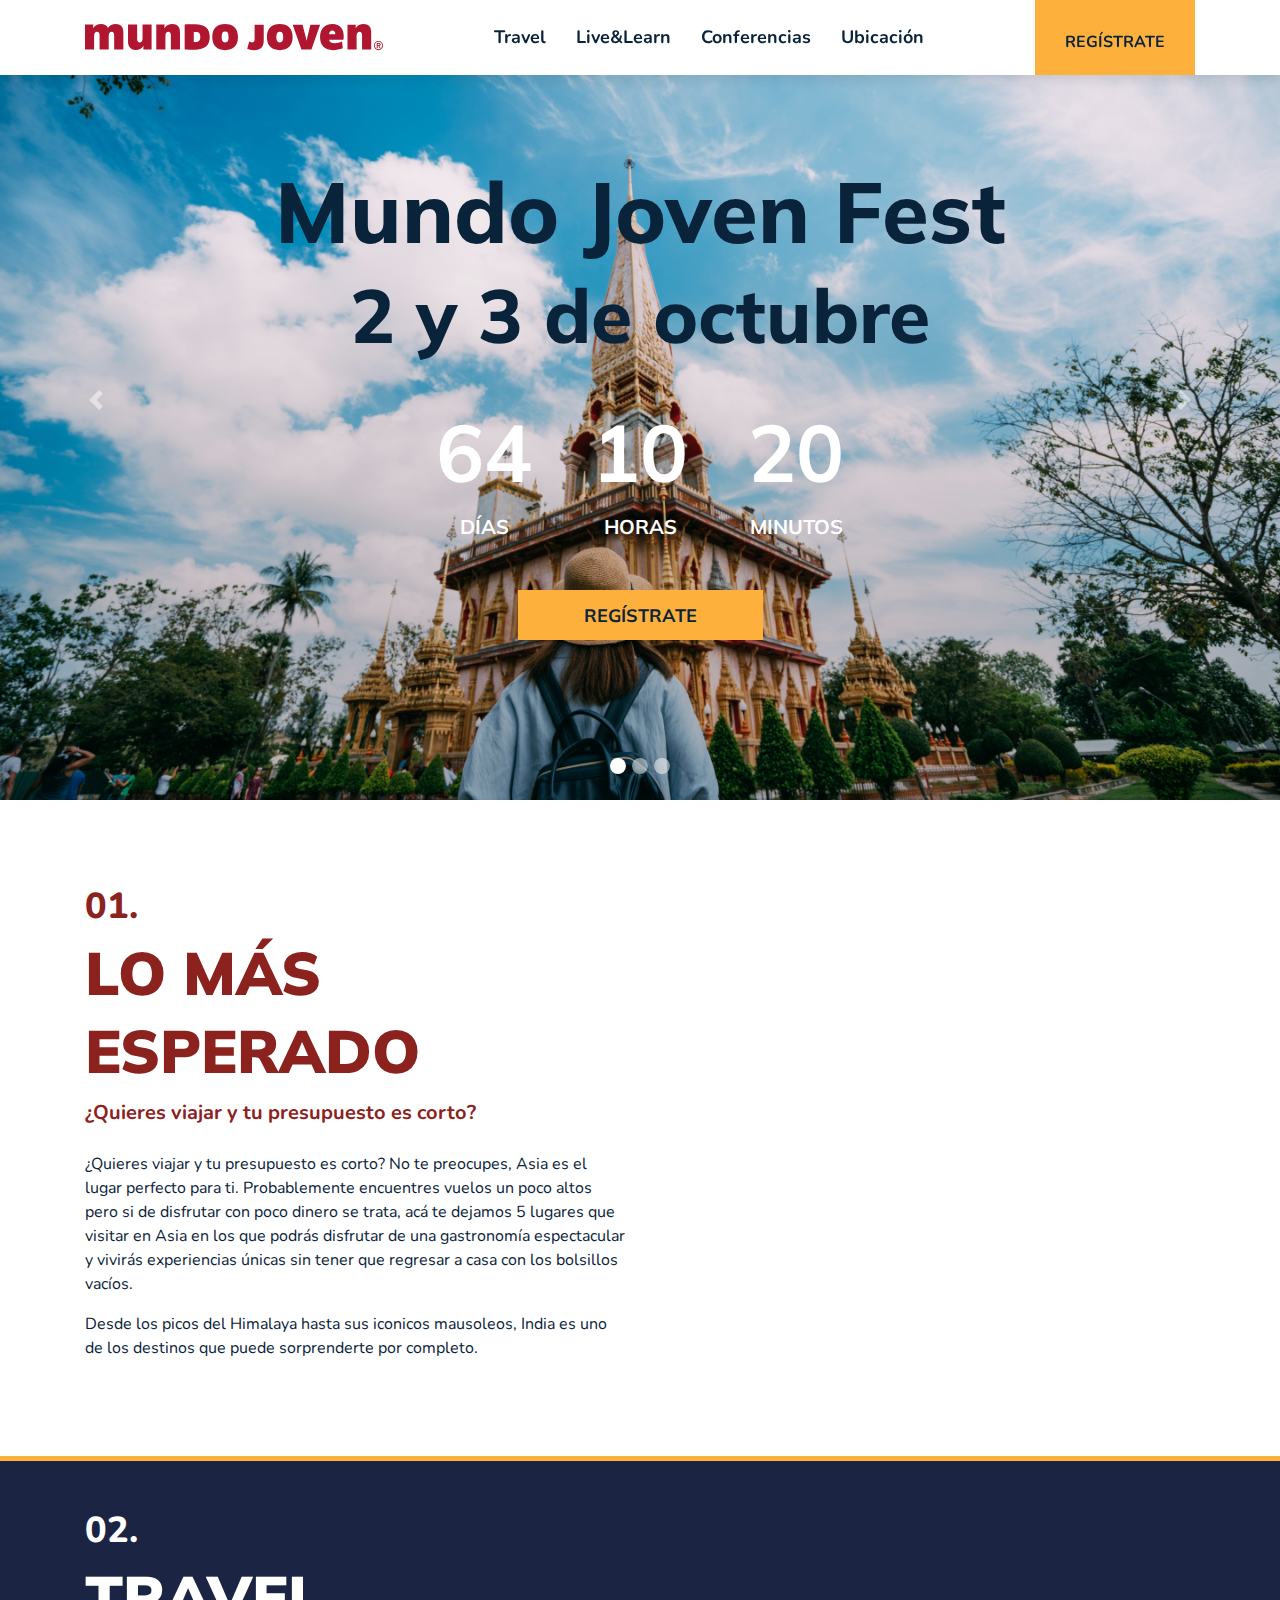
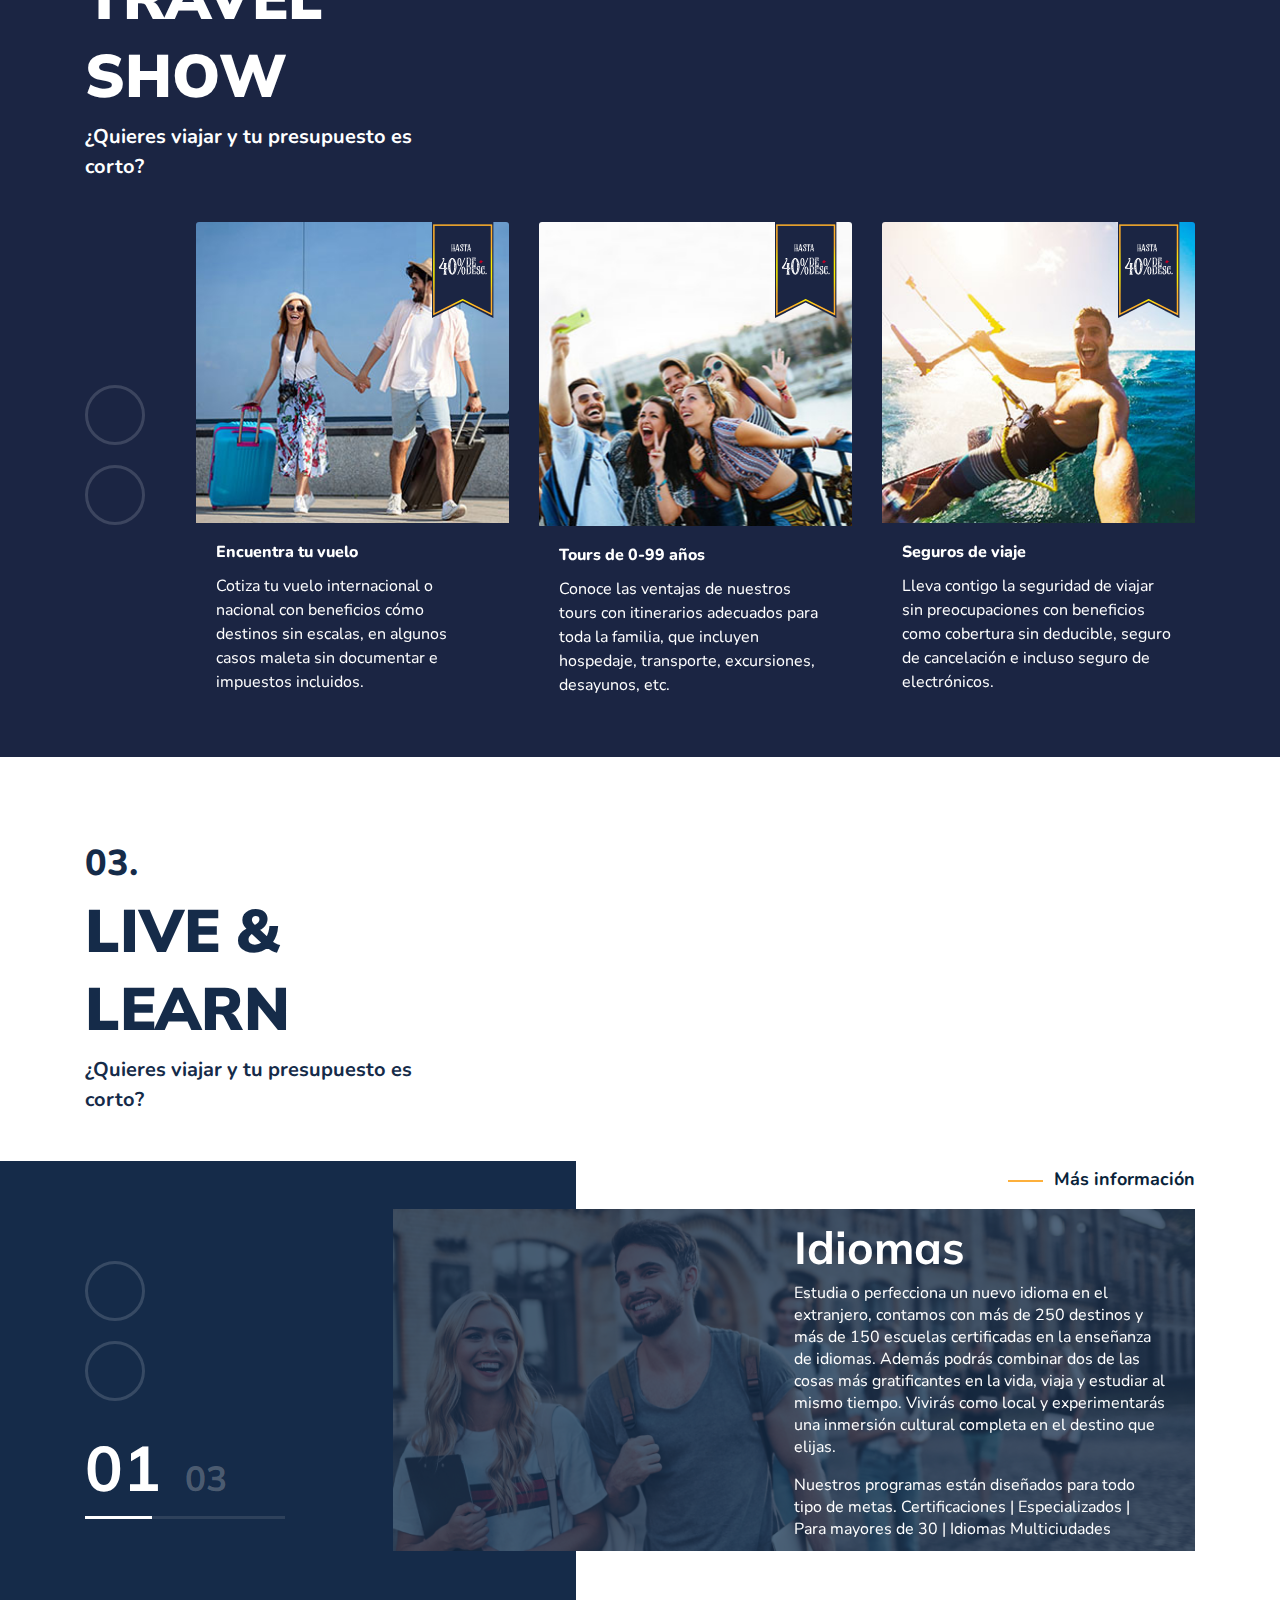
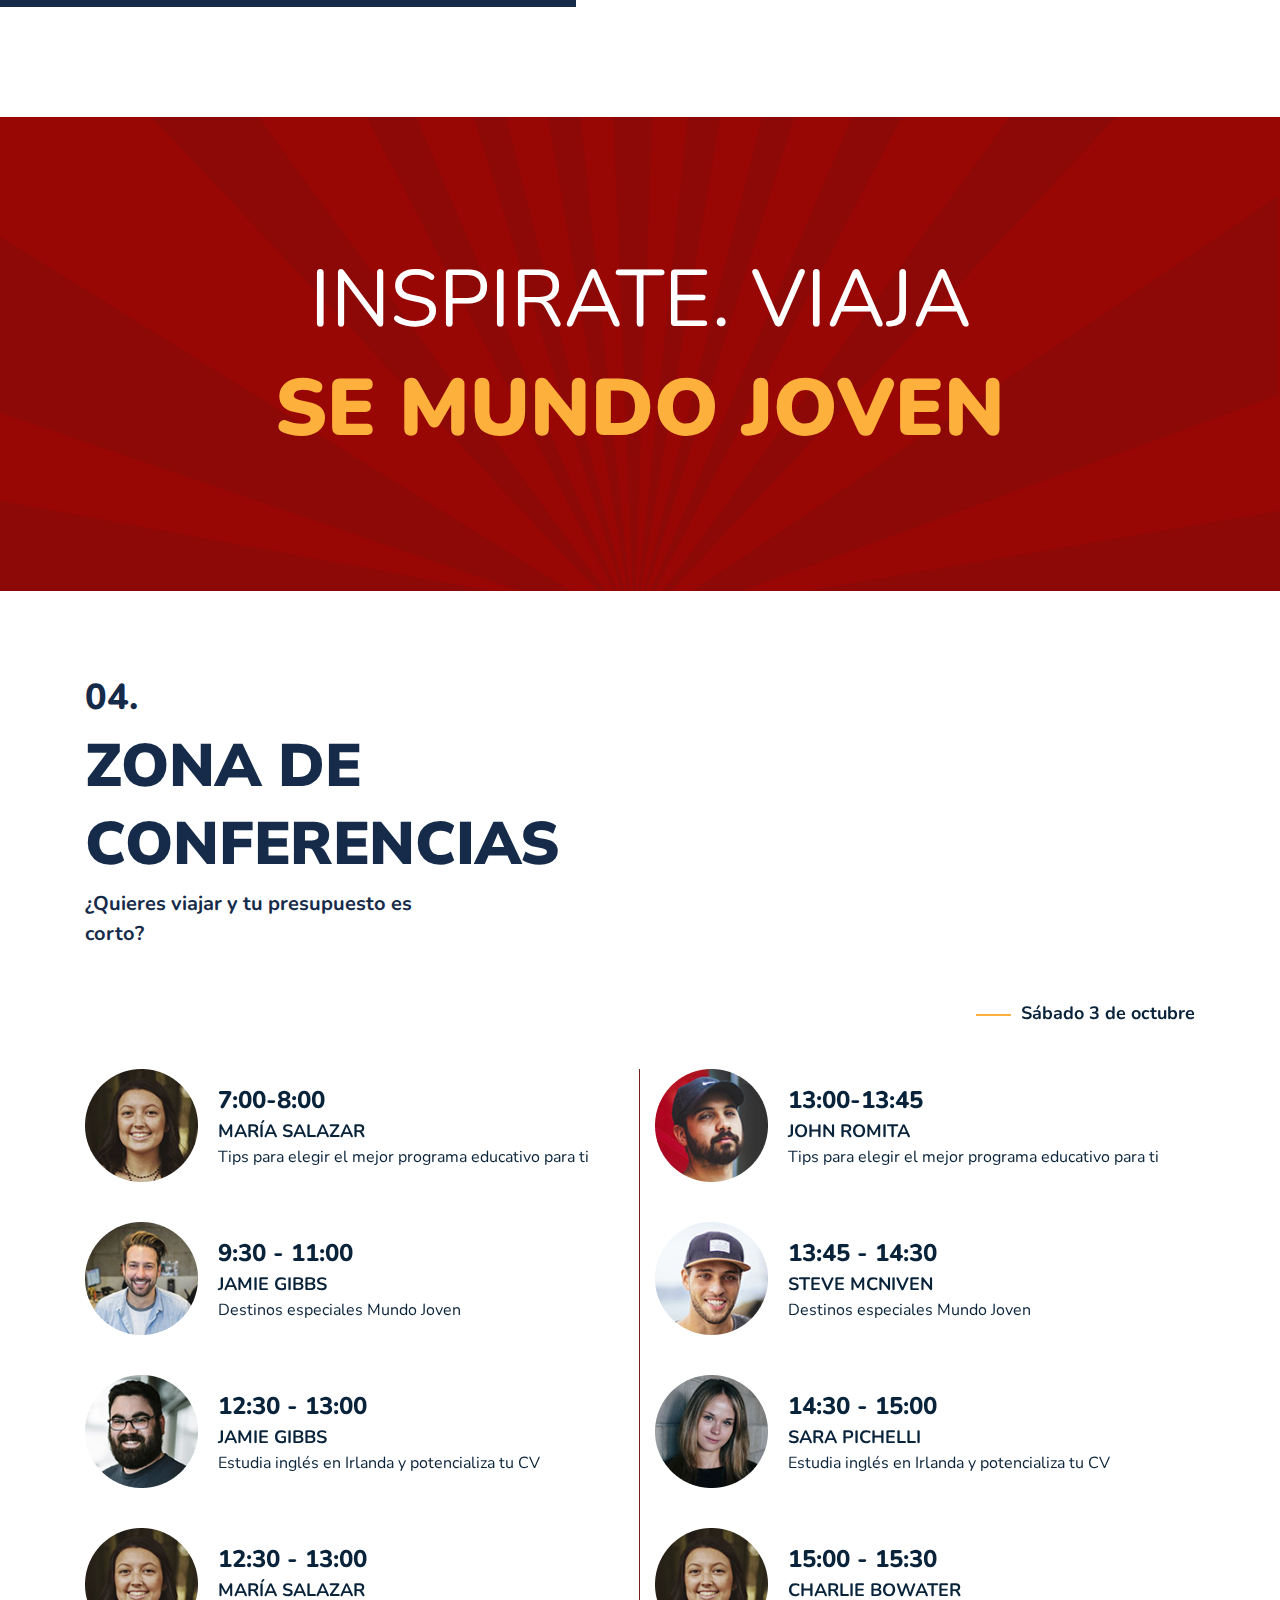
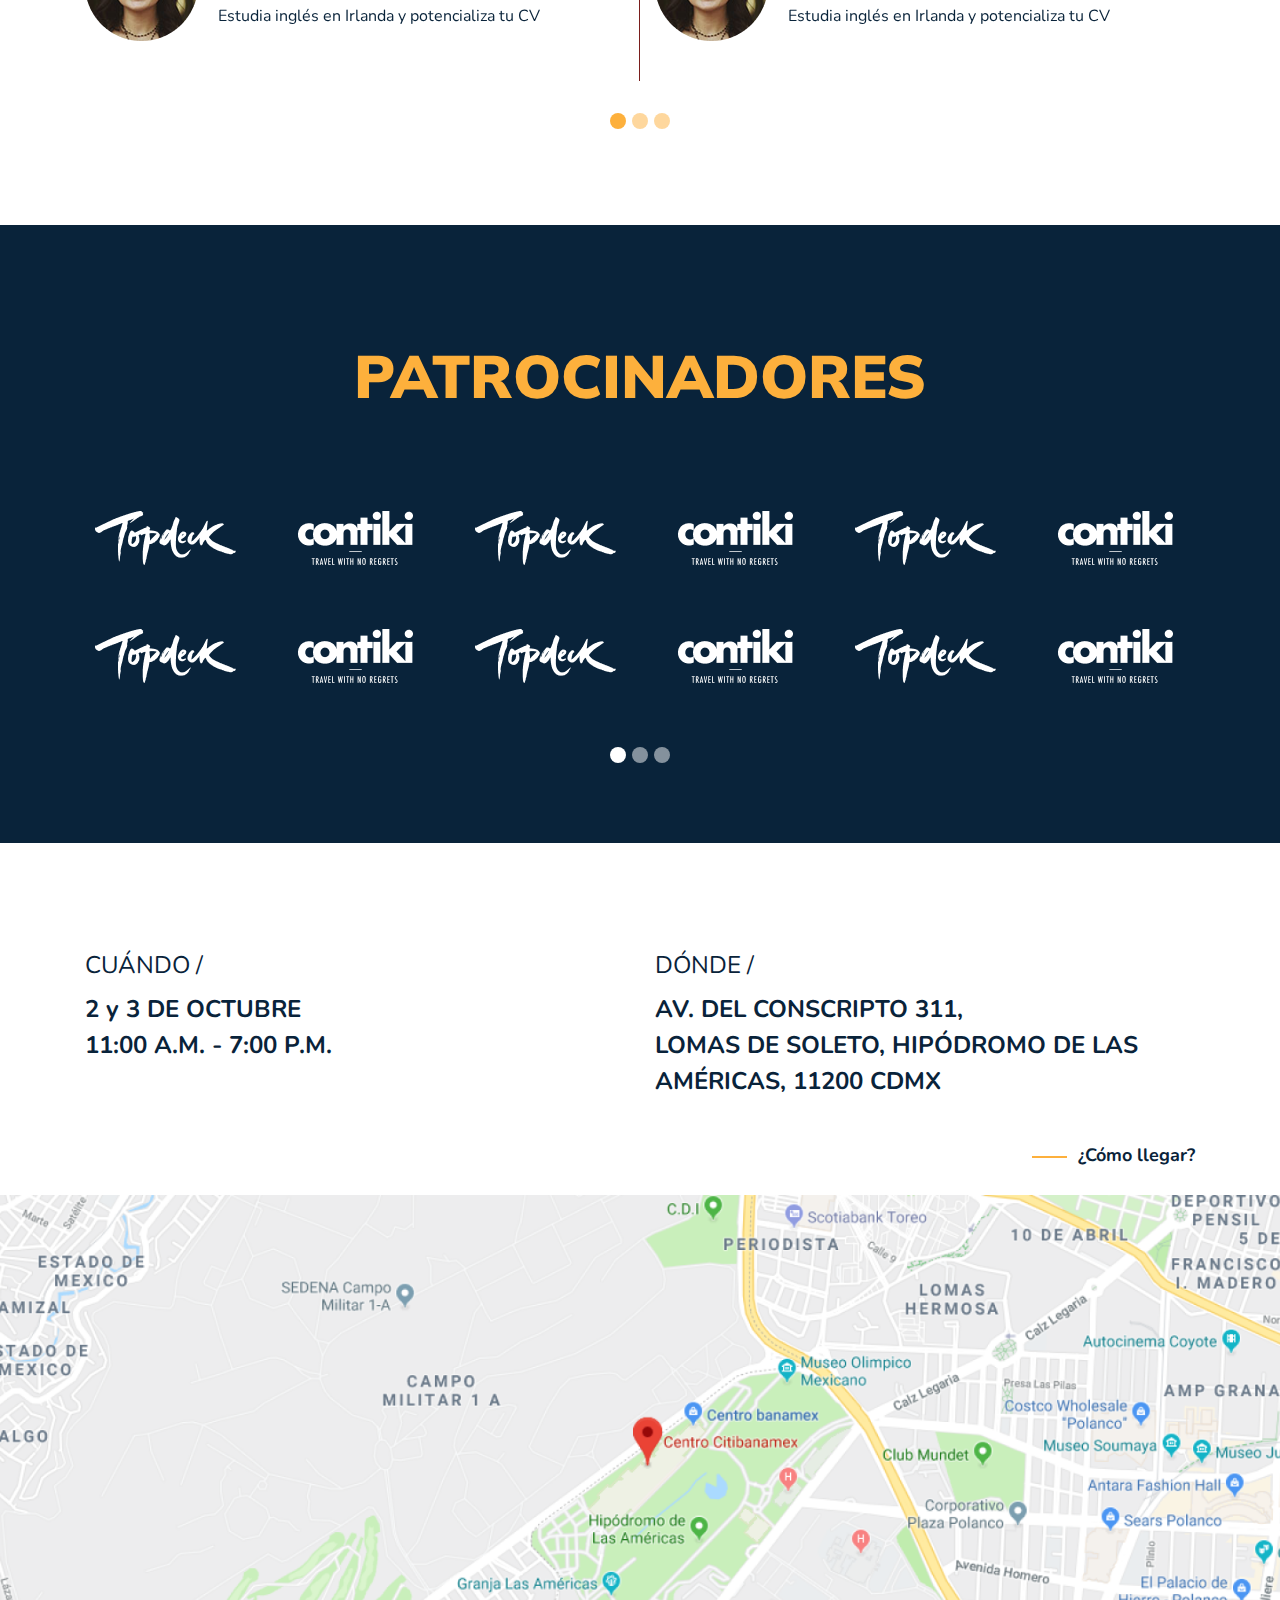
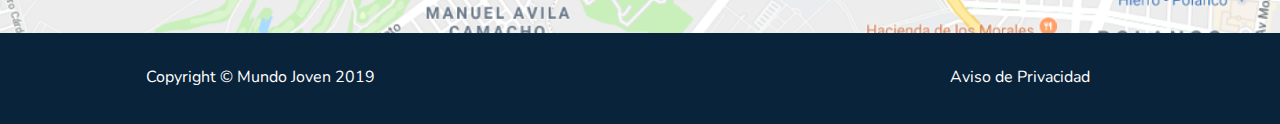
<file: projects-sites/MJ-fest/home.html>
<!DOCTYPE html>
<html lang="es">
<head>
	<meta charset="UTF-8">
	<meta name="viewport" content="width=device-width, user-scalable=no, initial-scale=1.0, maximum-scale=1.0, minimum-scale=1.0">
	<link rel="icon" href="fav-512.png" type="image/png">
	<title>Expo Mundo Joven</title>
	<!-- <link rel="stylesheet" href="https://stackpath.bootstrapcdn.com/bootstrap/4.3.1/css/bootstrap.min.css" integrity="sha384-ggOyR0iXCbMQv3Xipma34MD+dH/1fQ784/j6cY/iJTQUOhcWr7x9JvoRxT2MZw1T" crossorigin="anonymous"> -->
	<link rel="stylesheet" href="css/bootstrap/bootstrap.min.css">
	<link rel="stylesheet" href="css/style.css">
	<link rel="stylesheet" href="https://use.fontawesome.com/releases/v5.1.1/css/all.css" integrity="sha384-O8whS3fhG2OnA5Kas0Y9l3cfpmYjapjI0E4theH4iuMD+pLhbf6JI0jIMfYcK3yZ" crossorigin="anonymous">
	<link href="https://fonts.googleapis.com/css?family=Muli:300,300i,400,400i,600,600i,700,700i,800,800i,900,900i|Nunito:300,300i,400,400i,600,600i,700,700i,800,800i,900,900i&display=swap" rel="stylesheet">
</head>
<body>
	<header id="headerPrincipal">
		<nav class="navbar navbar-expand-lg fixed-top nav-down">
			<div class="container">
				<button type="button" class="btn-navbar-mobile" type="button" data-toggle="modal" data-target="#exampleModalCenter">
	    			<span class="navbar-toggler-icon">
	    				<i class="fas fa-bars"></i>
	    			</span>
	  			</button>

				<div id="logo">
					<a href="#">
						<img src="img/logoMJ.svg" alt="Mundo Joven" class="img-fluid">
					</a>
				</div>
				
				<div class="btn-register-mobile">
					<a href="#" target="_blank"><img src="img/rigister-mobile.svg" alt=""></a>
				</div>

				<div id="navbar-menus" class="">
				    <ul class="navbar-nav">
				      	<li class="nav-item">
				        	<a class="nav-link" href="#TravelShow" data-hover="Travel">Travel</a>
				     	</li>
				     	<li class="nav-item">
				        	<a class="nav-link" href="#LiveLearn" data-hover="Live&Learn">Live&Learn</a>
				     	</li>
				     	<li class="nav-item">
				        	<a class="nav-link" href="#zonaConferencias" data-hover="Conferencias">Conferencias</a>
				     	</li>
				     	<li class="nav-item">
				        	<a class="nav-link" href="#ubicacion" data-hover="Ubicación">Ubicación</a>
				     	</li>
				    </ul>
				</div>
				
				<a href="#" class="navbar-btn">REGÍSTRATE</a>
			</div>
		</nav>
		<!-- Modal menú -->
		<div class="modal fade" id="exampleModalCenter" tabindex="-1" role="dialog" aria-labelledby="exampleModalCenterTitle" aria-hidden="true">
			<div class="modal-dialog modal-menu" role="document">
				<div class="modal-content">
				    <div class="modal-header">
				        <button type="button" class="close" data-dismiss="modal" aria-label="Close">
				          	<i class="fas fa-times"></i>
				        </button>
				    </div>
				    <div class="modal-body">
				    	<a href="#TravelShow" onClick="$('.modal').modal('hide');"><p>Travel</p></a>
				    	<a href="#LiveLearn" onClick="$('.modal').modal('hide');"><p>Live&Learn</p></a>
				    	<a href="#zonaConferencias" onClick="$('.modal').modal('hide');"><p>Conferencias</p></a>
				    	<a href="#ubicacion" onClick="$('.modal').modal('hide');"><p>Ubicación</p></a>
				    </div>
				    <div class="modal-footer">
				        <div class="rs face"><a href="https://es-la.facebook.com/mundojoven" target="_blank"><i class="fab fa-facebook-f"></i></a></div>
						<div class="rs twitter"><a href="https://twitter.com/mundo_joven" target="_blank"><i class="fab fa-twitter"></i></a></div>
						<div class="rs instagram"><a href="https://www.instagram.com/MundoJoven/" target="_blank"><i class="fab fa-instagram"></i></a></div>
						<div class="rs linkedin"><a href="#" target="_blank"><i class="fab fa-linkedin-in"></i></a></div>
						<div class="rs youtube"><a href="https://www.youtube.com/user/mundojovenoficial" target="_blank"><i class="fab fa-youtube"></i></a></div>
				    </div>
				</div>
			</div>
		</div>
		<!--fin Modal menú -->
	</header>

	<!-- SLIDER -->
	<!--Carousel Wrapper Agregar data-interval="false" si se quiere quitar el autoplay-->
	<div id="HomeCarousel" class="carousel slide mt-main2" data-ride="carousel">
	  	<ol class="carousel-indicators">
		    <li data-target="#HomeCarousel" data-slide-to="0" class="active"></li>
		    <li data-target="#HomeCarousel" data-slide-to="1"></li>
		    <li data-target="#HomeCarousel" data-slide-to="2"></li>
	  	</ol>
	  	<div class="carousel-inner">
		    <div class="carousel-item active">
		      	<img class="w-100 carousel-home-img-desk" src="img/SliderHome/slider1.jpg" alt="First slide">
		      	<img class="w-100 carousel-home-img-mobile" src="img/SliderHome/slider1-mobile.jpg" alt="First slide">
		      	<div class="filtro"></div>
		      	<div class="carousel-caption">
				    <h1 class="TitleCarousel">Mundo Joven Fest</h1>
				    <h1 class="DateCarousel">2 y 3 de octubre</h1>
				    <table class="contador">
				    	<tr>
				    		<td><span>64</span></td>
				    		<td><span>10</span></td>
				    		<td><span>20</span></td>
				    	</tr>
				    	<tr>
				    		<td><p>DÍAS</p></td>
				    		<td><p>HORAS</p></td>
				    		<td><p>MINUTOS</p></td>
				    	</tr>
				    </table>
				    <a href="#" class="btn btn-shadow">REGÍSTRATE</a>
				</div>
		    </div>
		    <div class="carousel-item">
		      	<img class="w-100 carousel-home-img-desk" src="img/SliderHome/slider2.jpg" alt="Second slide">
		      	<img class="w-100 carousel-home-img-mobile" src="img/SliderHome/slider2-mobile.jpg" alt="First slide">
		      	<div class="filtro"></div>
		    </div>
		    <div class="carousel-item">
		      	<img class="w-100 carousel-home-img-desk" src="img/SliderHome/slider3.jpg" alt="Third slide">
		      	<img class="w-100 carousel-home-img-mobile" src="img/SliderHome/slider3-mobile.jpg" alt="First slide">
		      	<div class="filtro"></div>
		    </div>
	  	</div>
	  	<a class="carousel-control-prev" href="#HomeCarousel" role="button" data-slide="prev">
		    <span class="carousel-control-prev-icon" aria-hidden="true"></span>
		    <span class="sr-only">Previous</span>
	  	</a>
	  	<a class="carousel-control-next" href="#HomeCarousel" role="button" data-slide="next">
		    <span class="carousel-control-next-icon" aria-hidden="true"></span>
		    <span class="sr-only">Next</span>
	  	</a>
	</div>
	<!-- FIN SLIDER -->
	
	<!-- LO MÁS ESPERADO -->
	<div id="loMasEsperado">
		<div class="container">
			<div class="row">
				<div class="col-md-6 col-sm-12">
					<div class="mb-4">
						<p class="numberTitle">01.</p>
						<h1 class="title">LO MÁS ESPERADO</h1>
						<p class="">¿Quieres viajar y tu presupuesto es corto?</p>
					</div>
					<p>¿Quieres viajar y tu presupuesto es corto? No te preocupes, Asia es el lugar perfecto para ti. Probablemente encuentres vuelos un poco altos pero si de disfrutar con poco dinero se trata, acá te dejamos 5 lugares que visitar en Asia en los que podrás disfrutar de una gastronomía espectacular y vivirás experiencias únicas sin tener que regresar a casa con los bolsillos vacíos.</p>
					<p>Desde los picos del Himalaya hasta sus iconicos mausoleos, India es uno de los destinos que puede sorprenderte por completo.</p>
				</div>
				<div class="col-md-6 col-sm-12 home-video">
					<div class="embed-responsive embed-responsive-16by9">
					  	<iframe class="embed-responsive-item" src="https://www.youtube.com/embed/zpOULjyy-n8?rel=0" allowfullscreen></iframe>
					</div>
				</div>
			</div>
		</div>
	</div>
	<!--FIN LO MÁS ESPERADO -->

	<!-- TRAVEL SHOW -->
	<div id="TravelShow" class="cont-carousel">
		<div class="container">
			<!-- título -->
    		<div class="row">
				<div class="col-md-4 col-sm-12 mb-4 mt-5">
					<p class="numberTitle">02.</p>
					<h1 class="title p-0">TRAVEL SHOW</h1>
					<p class="">¿Quieres viajar y tu presupuesto es corto?</p>
				</div>
			</div>
			<!--Fin título -->

			<!--Carousel Wrapper Agregar data-interval="false" si se quiere quitar el autoplay-->
			<div id="multi-item-example" class="carousel slide carousel-multi-item transition-timer-carousel" data-ride="carousel">
				<!-- Timer "progress bar" -->
	            <hr class="transition-timer-carousel-progress-bar animate" />
			
		      	<!--Controls-->
		      	<div class="controls-top">
		        	<div>
		        		<a class="btn-floating" href="#multi-item-example" data-slide="next">
		        			<i class="fas fa-arrow-right"></i>
		        		</a>
		        		<a class="btn-floating" href="#multi-item-example" data-slide="prev">
		        			<i class="fas fa-arrow-left"></i>
		        		</a>
		        	</div>
		      	</div>
		      	<!--Fin Controls-->

		      	<!--Slides-->
		      	<div class="carousel-inner" role="listbox">

			        <!--First slide-->
			        <div class="carousel-item active">

			          	<div class="row">
				            <div class="col-md-4">
					            <div class="card mb-2">
					                <div class="cont-card-img">
					                	<img src="img/travel-show/liston.png" class="liston" alt="">
					                	<img class="card-img-top" src="img/travel-show/img1.jpg" alt="Encuentra tu vuelo">
					                </div>
					                <div class="card-body">
					                  	<h4 class="card-title">Encuentra tu vuelo</h4>
					                  	<p class="card-text">Cotiza tu vuelo internacional o nacional con beneficios cómo destinos sin escalas, en algunos casos maleta sin documentar e impuestos incluidos.</p>
					                </div>
					            </div>
				            </div>

				            <div class="col-md-4 clearfix d-none d-md-block">
					            <div class="card mb-2">
					            	<div class="cont-card-img">
					                	<img src="img/travel-show/liston.png" class="liston" alt="">
					                	<img class="card-img-top" src="img/travel-show/img2.jpg" alt="Tours de 0-99 años">
					                </div>
					                <div class="card-body">
					                  	<h4 class="card-title">Tours de 0-99 años</h4>
					                  	<p class="card-text">Conoce las ventajas de nuestros tours con itinerarios adecuados para toda la familia, que incluyen hospedaje, transporte, excursiones, desayunos, etc.</p>
					                </div>
					            </div>
				            </div>

				            <div class="col-md-4 clearfix d-none d-md-block">
				              	<div class="card mb-2">
				              		<div class="cont-card-img">
					                	<img src="img/travel-show/liston.png" class="liston" alt="">
				                		<img class="card-img-top" src="img/travel-show/img3.jpg" alt="Seguros de viaje">
				                	</div>
				                	<div class="card-body">
				                  		<h4 class="card-title">Seguros de viaje</h4>
				                  		<p class="card-text">Lleva contigo la seguridad de viajar sin preocupaciones con beneficios como cobertura sin deducible, seguro de cancelación e incluso seguro de electrónicos.</p>
				                	</div>
				              	</div>
				            </div>
			            </div>

			        </div>
			        <!--Fin First slide-->

			        <!--Second slide-->
			        <div class="carousel-item">

			          	<div class="row">
				            <div class="col-md-4">
					            <div class="card mb-2">
					                <div class="cont-card-img">
					                	<img src="img/travel-show/liston.png" class="liston" alt="">
					                	<img class="card-img-top" src="img/travel-show/img1.jpg" alt="Encuentra tu vuelo">
					                </div>
					                <div class="card-body">
					                  	<h4 class="card-title">Encuentra tu vuelo</h4>
					                  	<p class="card-text">Cotiza tu vuelo internacional o nacional con beneficios cómo destinos sin escalas, en algunos casos maleta sin documentar e impuestos incluidos.</p>
					                </div>
					            </div>
				            </div>

				            <div class="col-md-4 clearfix d-none d-md-block">
					            <div class="card mb-2">
					            	<div class="cont-card-img">
					                	<img src="img/travel-show/liston.png" class="liston" alt="">
					                	<img class="card-img-top" src="img/travel-show/img2.jpg" alt="Tours de 0-99 años">
					                </div>
					                <div class="card-body">
					                  	<h4 class="card-title">Tours de 0-99 años</h4>
					                  	<p class="card-text">Conoce las ventajas de nuestros tours con itinerarios adecuados para toda la familia, que incluyen hospedaje, transporte, excursiones, desayunos, etc.</p>
					                </div>
					            </div>
				            </div>

				            <div class="col-md-4 clearfix d-none d-md-block">
				              	<div class="card mb-2">
				              		<div class="cont-card-img">
					                	<img src="img/travel-show/liston.png" class="liston" alt="">
				                		<img class="card-img-top" src="img/travel-show/img3.jpg" alt="Seguros de viaje">
				                	</div>
				                	<div class="card-body">
				                  		<h4 class="card-title">Seguros de viaje</h4>
				                  		<p class="card-text">Lleva contigo la seguridad de viajar sin preocupaciones con beneficios como cobertura sin deducible, seguro de cancelación e incluso seguro de electrónicos.</p>
				                	</div>
				              	</div>
				            </div>
			            </div>

			        </div>
			        <!--Fin Second slide-->

			        <!--Third slide-->
			        <div class="carousel-item">

			          	<div class="row">
				            <div class="col-md-4">
					            <div class="card mb-2">
					                <div class="cont-card-img">
					                	<img src="img/travel-show/liston.png" class="liston" alt="">
					                	<img class="card-img-top" src="img/travel-show/img1.jpg" alt="Encuentra tu vuelo">
					                </div>
					                <div class="card-body">
					                  	<h4 class="card-title">Encuentra tu vuelo</h4>
					                  	<p class="card-text">Cotiza tu vuelo internacional o nacional con beneficios cómo destinos sin escalas, en algunos casos maleta sin documentar e impuestos incluidos.</p>
					                </div>
					            </div>
				            </div>

				            <div class="col-md-4 clearfix d-none d-md-block">
					            <div class="card mb-2">
					            	<div class="cont-card-img">
					                	<img src="img/travel-show/liston.png" class="liston" alt="">
					                	<img class="card-img-top" src="img/travel-show/img2.jpg" alt="Tours de 0-99 años">
					                </div>
					                <div class="card-body">
					                  	<h4 class="card-title">Tours de 0-99 años</h4>
					                  	<p class="card-text">Conoce las ventajas de nuestros tours con itinerarios adecuados para toda la familia, que incluyen hospedaje, transporte, excursiones, desayunos, etc.</p>
					                </div>
					            </div>
				            </div>

				            <div class="col-md-4 clearfix d-none d-md-block">
				              	<div class="card mb-2">
				              		<div class="cont-card-img">
					                	<img src="img/travel-show/liston.png" class="liston" alt="">
				                		<img class="card-img-top" src="img/travel-show/img3.jpg" alt="Seguros de viaje">
				                	</div>
				                	<div class="card-body">
				                  		<h4 class="card-title">Seguros de viaje</h4>
				                  		<p class="card-text">Lleva contigo la seguridad de viajar sin preocupaciones con beneficios como cobertura sin deducible, seguro de cancelación e incluso seguro de electrónicos.</p>
				                	</div>
				              	</div>
				            </div>
			            </div>

			        </div>
			        <!--Fin Third slide-->

		      	</div>
		      	<!--fin Slides-->
				
				<!--Indicators-->
		      	<ol class="carousel-indicators">
			        <li data-target="#multi-item-example" data-slide-to="0" class="active"></li>
			        <li data-target="#multi-item-example" data-slide-to="1"></li>
			        <li data-target="#multi-item-example" data-slide-to="2"></li>
		      	</ol>
			    <!--Fin Indicators-->
		    </div>
		    
		</div>
		<!--Fin Carousel Wrapper-->
	</div>
	<!-- FIN TRAVEL SHOW -->

	<!-- LIVE&LERN -->
	<div id="LiveLearn" class="cont-carousel">
		<div class="container">
			<!-- título -->
    		<div class="row">
				<div class="col-md-4 col-sm-12 mb-4">
					<p class="numberTitle">03.</p>
					<h1 class="title p-0">LIVE & LEARN</h1>
					<p class="">¿Quieres viajar y tu presupuesto es corto?</p>
				</div>
			</div>
			<!--Fin título -->

			<!--Carousel Wrapper Agregar data-interval="false" si se quiere quitar el autoplay-->
			<div id="carouselOneItem" class="carousel slide carousel-multi-item transition-timer-carousel" data-interval="false" data-ride="carousel">
		      	<!--Controls-->
		      	<div class="controls-top">
		        	<div>
		        		<a class="btn-floating" href="#carouselOneItem" data-slide="next">
		        			<i class="fas fa-arrow-right"></i>
		        		</a>
		        		<a class="btn-floating" href="#carouselOneItem" data-slide="prev">
		        			<i class="fas fa-arrow-left"></i>
		        		</a>
		        		<div class="cont-number">
		        			<!-- <div class="num"></div> -->
			        		<span class="number-slider"></span>
			        		<span class="total-slider"></span>
			        		<ol id="cont-timer" class="carousel-indicators">
						        <li class="timer animate"></li>
					      	</ol>
			        	</div>
		        	</div>
		      	</div>
		      	<!--Fin Controls-->

		      	<div class="cont-link-more-info">
	      			<a href="#" class="link-more-info" target="_blank"><span>Más información</span></a>
	      		</div>

		      	<!--Slides-->
		      	<div class="carousel-inner" role="listbox">
			        <!--First slide-->
			        <div class="carousel-item active">
	                    <div class="carousel-img">
	                        <img class="img-one-item" src="img/live-lern/livelern1.jpg" alt="High School">
	                        <div class="filtro"></div>
	                        <div class="cont-text">
	                            <h2 class="text-experiencia">Idiomas</h2>
	                            <p class="card-text">Estudia o perfecciona un nuevo idioma en el extranjero, contamos con más de 250 destinos y más de 150 escuelas certificadas en la enseñanza de idiomas. Además podrás combinar dos de las cosas más gratificantes en la vida, viaja y estudiar al mismo tiempo. Vivirás como local y experimentarás una inmersión cultural completa en el destino que elijas. 
	                            <p class="card-text">Nuestros programas están diseñados para todo tipo de metas. Certificaciones | Especializados | Para mayores de 30 | Idiomas Multiciudades</p>
	                        </div>
	                    </div>
	                </div>
			        <!--Fin First slide-->

			        <!--Second slide-->
			        <div class="carousel-item">
	                    <div class="carousel-img">
	                        <img class="img-one-item" src="img/live-lern/livelern1.jpg" alt="High School">
	                        <div class="filtro"></div>
	                        <div class="cont-text">
	                            <h2 class="text-experiencia">High School</h2>
	                            <p class="card-text">En el lenguaje escrito, el texto informativo es aquel en el que el emisor da a conocer brevemente hechos, circunstancias reales o algún tema particular al receptor.​ Aquí va una descripcion del producto de live & learn y es interesante porque es producto inventado para chavitos cool buena onda como tu. Aquí va una descripcion del producto de live & lear y es interesante porque es producto inventado para chavitos.</p>
	                        </div>
	                    </div>
	                </div>
			        <!--Fin Second slide-->

			        <!--Third slide-->
			        <div class="carousel-item">
	                    <div class="carousel-img">
	                        <img class="img-one-item" src="img/live-lern/livelern1.jpg" alt="High School">
	                        <div class="filtro"></div>
	                        <div class="cont-text">
	                            <h2 class="text-experiencia">High School</h2>
	                            <p class="card-text">En el lenguaje escrito, el texto informativo es aquel en el que el emisor da a conocer brevemente hechos, circunstancias reales o algún tema particular al receptor.​ Aquí va una descripcion del producto de live & learn y es interesante porque es producto inventado para chavitos cool buena onda como tu. Aquí va una descripcion del producto de live & lear y es interesante porque es producto inventado para chavitos.</p>
	                        </div>
	                    </div>
	                </div>
			        <!--Fin Third slide-->

		      	</div>
		      	<!--/.Slides-->

		    </div>
		</div>
	</div>
	<!-- FIN LIVE&LEARN -->
	
	<!-- BANNER INSPIRATE -->
	<div id="BannerInspirate">
		<img src="img/banner-inspirate.png" alt="" class="lineas-banner">
		<div class="container">
			<div class="row">
				<div class="col banner">
					<p><span data-aos="text-anim1">INSPIRATE.</span> <span data-aos="text-anim2">VIAJA</span></p>
					<p>SE MUNDO JOVEN</p>
				</div>
			</div>
		</div>
	</div>
	<!-- FIN BANNER INSPIRATE -->

	<!-- ZONA DE CONFERENCIAS -->
	<div id="zonaConferencias">
		<div class="container">
			<div class="row">
				<div class="col">
					<!-- título -->
		    		<div class="row">
						<div class="col-md-4 col-sm-12 mb-4">
							<p class="numberTitle">04.</p>
							<h1 class="title p-0">ZONA DE CONFERENCIAS</h1>
							<p class="">¿Quieres viajar y tu presupuesto es corto?</p>
						</div>
					</div>
					<!--Fin título -->

					<!-- slider agregar data-interval="false" si se quiere quitar el autoplay-->
					<div id="carouselConferencia" class="carousel slide" data-ride="carousel">
						<div class="carousel-inner">
							<!-- first slider speakers -->
						    <div class="carousel-item active">
						    	<div class="cont-link-more-info">
					      			<span class="date-speaker">Sábado 3 de octubre</span>
					      		</div>
						      	<div class="row">
						      		<div class="col-md-6 col-sm-12">
						      			<div class="row">
						      				<div class="col">
						      					<div class="speaker">
						      						<div class="img-speaker">
						      							<img src="img/conferencias/speaker1.png" class="img-fluid" alt="">
						      						</div>
						      						<div class="info-speaker">
						      							<p class="time-speaker">7:00-8:00</p>
						      							<p class="name-speaker">María Salazar</p>
						      							<p class="topic-speker">Tips para elegir el mejor programa educativo para ti</p>
						      						</div>
						      					</div>
						      				</div>
						      			</div>

						      			<div class="row">
						      				<div class="col">
						      					<div class="speaker">
								      				<div class="img-speaker">
								      					<img src="img/conferencias/speaker2.png" class="img-fluid" alt="">
								      				</div>
								      				<div class="info-speaker">
								      					<p class="time-speaker">9:30 - 11:00</p>
								      					<p class="name-speaker">Jamie Gibbs</p>
								      					<p class="topic-speker">Destinos especiales Mundo Joven</p>
								      				</div>
								      			</div>
						      				</div>
						      			</div>

						      			<div class="row">
						      				<div class="col">
						      					<div class="speaker">
						      						<div class="img-speaker">
						      							<img src="img/conferencias/speaker3.png" class="img-fluid" alt="">
						      						</div>
						      						<div class="info-speaker">
						      							<p class="time-speaker">12:30 - 13:00</p>
						      							<p class="name-speaker">Jamie Gibbs</p>
						      							<p class="topic-speker">Estudia inglés en Irlanda y potencializa tu CV</p>
						      						</div>
						      					</div>
						      				</div>
						      			</div>

						      			<div class="row">
						      				<div class="col">
						      					<div class="speaker">
								      				<div class="img-speaker">
								      					<img src="img/conferencias/speaker4.png" class="img-fluid" alt="">
								      				</div>
								      				<div class="info-speaker">
								      					<p class="time-speaker">12:30 - 13:00</p>
								      					<p class="name-speaker">María Salazar</p>
								      					<p class="topic-speker">Estudia inglés en Irlanda y potencializa tu CV</p>
								      				</div>
								      			</div>
						      				</div>
						      			</div>
						      		</div>
									
									<div class="col-md-6 col-sm-12">
						      			<div class="row">
						      				<div class="col">
						      					<div class="speaker">
						      						<div class="img-speaker">
						      							<img src="img/conferencias/speaker5.png" class="img-fluid" alt="">
						      						</div>
						      						<div class="info-speaker">
						      							<p class="time-speaker">13:00-13:45</p>
						      							<p class="name-speaker">John Romita</p>
						      							<p class="topic-speker">Tips para elegir el mejor programa educativo para ti</p>
						      						</div>
						      					</div>
						      				</div>
						      			</div>
						      			<div class="row">
						      				<div class="col">
						      					<div class="speaker">
								      				<div class="img-speaker">
								      					<img src="img/conferencias/speaker6.png" class="img-fluid" alt="">
								      				</div>
								      				<div class="info-speaker">
								      					<p class="time-speaker">13:45 - 14:30</p>
								      					<p class="name-speaker">Steve Mcniven</p>
								      					<p class="topic-speker">Destinos especiales Mundo Joven</p>
								      				</div>
								      			</div>
						      				</div>
						      			</div>
						      			<div class="row">
						      				<div class="col">
						      					<div class="speaker">
						      						<div class="img-speaker">
						      							<img src="img/conferencias/speaker7.png" class="img-fluid" alt="">
						      						</div>
						      						<div class="info-speaker">
						      							<p class="time-speaker">14:30 - 15:00</p>
						      							<p class="name-speaker">Sara Pichelli</p>
						      							<p class="topic-speker">Estudia inglés en Irlanda y potencializa tu CV</p>
						      						</div>
						      					</div>
						      				</div>
						      			</div>
						      			<div class="row">
						      				<div class="col">
						      					<div class="speaker">
								      				<div class="img-speaker">
								      					<img src="img/conferencias/speaker8.png" class="img-fluid" alt="">
								      				</div>
								      				<div class="info-speaker">
								      					<p class="time-speaker">15:00 - 15:30</p>
								      					<p class="name-speaker">Charlie Bowater</p>
								      					<p class="topic-speker">Estudia inglés en Irlanda y potencializa tu CV</p>
								      				</div>
								      			</div>
						      				</div>
						      			</div>
						      		</div>
						      		
						      	</div>
						    </div>
							<!--fin first slider speakers -->

							<!-- second slider speakers -->
						    <div class="carousel-item">
						    	<div class="cont-link-more-info">
					      			<span class="date-speaker">Sábado 4 de octubre</span>
					      		</div>
						      	<div class="row">
						      		<div class="col-md-6 col-sm-12">
						      			<div class="row">
						      				<div class="col">
						      					<div class="speaker">
						      						<div class="img-speaker">
						      							<img src="img/conferencias/speaker1.png" class="img-fluid" alt="">
						      						</div>
						      						<div class="info-speaker">
						      							<p class="time-speaker">7:00-8:00</p>
						      							<p class="name-speaker">María Salazar</p>
						      							<p class="topic-speker">Tips para elegir el mejor programa educativo para ti</p>
						      						</div>
						      					</div>
						      				</div>
						      			</div>
						      			<div class="row">
						      				<div class="col">
						      					<div class="speaker">
								      				<div class="img-speaker">
								      					<img src="img/conferencias/speaker2.png" class="img-fluid" alt="">
								      				</div>
								      				<div class="info-speaker">
								      					<p class="time-speaker">9:30 - 11:00</p>
								      					<p class="name-speaker">Jamie Gibbs</p>
								      					<p class="topic-speker">Destinos especiales Mundo Joven</p>
								      				</div>
								      			</div>
						      				</div>
						      			</div>
						      			<div class="row">
						      				<div class="col">
						      					<div class="speaker">
						      						<div class="img-speaker">
						      							<img src="img/conferencias/speaker3.png" class="img-fluid" alt="">
						      						</div>
						      						<div class="info-speaker">
						      							<p class="time-speaker">12:30 - 13:00</p>
						      							<p class="name-speaker">Jamie Gibbs</p>
						      							<p class="topic-speker">Estudia inglés en Irlanda y potencializa tu CV</p>
						      						</div>
						      					</div>
						      				</div>
						      			</div>
						      			<div class="row">
						      				<div class="col">
						      					<div class="speaker">
								      				<div class="img-speaker">
								      					<img src="img/conferencias/speaker4.png" class="img-fluid" alt="">
								      				</div>
								      				<div class="info-speaker">
								      					<p class="time-speaker">12:30 - 13:00</p>
								      					<p class="name-speaker">María Salazar</p>
								      					<p class="topic-speker">Estudia inglés en Irlanda y potencializa tu CV</p>
								      				</div>
								      			</div>
						      				</div>
						      			</div>
						      		</div>
									
									<div class="col-md-6 col-sm-12">
						      			<div class="row">
						      				<div class="col">
						      					<div class="speaker">
						      						<div class="img-speaker">
						      							<img src="img/conferencias/speaker5.png" class="img-fluid" alt="">
						      						</div>
						      						<div class="info-speaker">
						      							<p class="time-speaker">13:00-13:45</p>
						      							<p class="name-speaker">John Romita</p>
						      							<p class="topic-speker">Tips para elegir el mejor programa educativo para ti</p>
						      						</div>
						      					</div>
						      				</div>
						      			</div>
						      			<div class="row">
						      				<div class="col">
						      					<div class="speaker">
								      				<div class="img-speaker">
								      					<img src="img/conferencias/speaker6.png" class="img-fluid" alt="">
								      				</div>
								      				<div class="info-speaker">
								      					<p class="time-speaker">13:45 - 14:30</p>
								      					<p class="name-speaker">Steve Mcniven</p>
								      					<p class="topic-speker">Destinos especiales Mundo Joven</p>
								      				</div>
								      			</div>
						      				</div>
						      			</div>
						      			<div class="row">
						      				<div class="col">
						      					<div class="speaker">
						      						<div class="img-speaker">
						      							<img src="img/conferencias/speaker7.png" class="img-fluid" alt="">
						      						</div>
						      						<div class="info-speaker">
						      							<p class="time-speaker">14:30 - 15:00</p>
						      							<p class="name-speaker">Sara Pichelli</p>
						      							<p class="topic-speker">Estudia inglés en Irlanda y potencializa tu CV</p>
						      						</div>
						      					</div>
						      				</div>
						      			</div>
						      			<div class="row">
						      				<div class="col">
						      					<div class="speaker">
								      				<div class="img-speaker">
								      					<img src="img/conferencias/speaker8.png" class="img-fluid" alt="">
								      				</div>
								      				<div class="info-speaker">
								      					<p class="time-speaker">15:00 - 15:30</p>
								      					<p class="name-speaker">Charlie Bowater</p>
								      					<p class="topic-speker">Estudia inglés en Irlanda y potencializa tu CV</p>
								      				</div>
								      			</div>
						      				</div>
						      			</div>
						      		</div>
						      		
						      	</div>
						    </div>
							<!--fin second slider speakers -->

							<!-- third slider speakers -->
						    <div class="carousel-item">
						    	<div class="cont-link-more-info">
					      			<span class="date-speaker">Sábado 5 de octubre</span>
					      		</div>
						      	<div class="row">
						      		<div class="col-md-6 col-sm-12">
						      			<div class="row">
						      				<div class="col">
						      					<div class="speaker">
						      						<div class="img-speaker">
						      							<img src="img/conferencias/speaker1.png" class="img-fluid" alt="">
						      						</div>
						      						<div class="info-speaker">
						      							<p class="time-speaker">7:00-8:00</p>
						      							<p class="name-speaker">María Salazar</p>
						      							<p class="topic-speker">Tips para elegir el mejor programa educativo para ti</p>
						      						</div>
						      					</div>
						      				</div>
						      			</div>
						      			<div class="row">
						      				<div class="col">
						      					<div class="speaker">
								      				<div class="img-speaker">
								      					<img src="img/conferencias/speaker2.png" class="img-fluid" alt="">
								      				</div>
								      				<div class="info-speaker">
								      					<p class="time-speaker">9:30 - 11:00</p>
								      					<p class="name-speaker">Jamie Gibbs</p>
								      					<p class="topic-speker">Destinos especiales Mundo Joven</p>
								      				</div>
								      			</div>
						      				</div>
						      			</div>
						      			<div class="row">
						      				<div class="col">
						      					<div class="speaker">
						      						<div class="img-speaker">
						      							<img src="img/conferencias/speaker3.png" class="img-fluid" alt="">
						      						</div>
						      						<div class="info-speaker">
						      							<p class="time-speaker">12:30 - 13:00</p>
						      							<p class="name-speaker">Jamie Gibbs</p>
						      							<p class="topic-speker">Estudia inglés en Irlanda y potencializa tu CV</p>
						      						</div>
						      					</div>
						      				</div>
						      			</div>
						      			<div class="row">
						      				<div class="col">
						      					<div class="speaker">
								      				<div class="img-speaker">
								      					<img src="img/conferencias/speaker4.png" class="img-fluid" alt="">
								      				</div>
								      				<div class="info-speaker">
								      					<p class="time-speaker">12:30 - 13:00</p>
								      					<p class="name-speaker">María Salazar</p>
								      					<p class="topic-speker">Estudia inglés en Irlanda y potencializa tu CV</p>
								      				</div>
								      			</div>
						      				</div>
						      			</div>
						      		</div>
									
									<div class="col-md-6 col-sm-12">
						      			<div class="row">
						      				<div class="col">
						      					<div class="speaker">
						      						<div class="img-speaker">
						      							<img src="img/conferencias/speaker5.png" class="img-fluid" alt="">
						      						</div>
						      						<div class="info-speaker">
						      							<p class="time-speaker">13:00-13:45</p>
						      							<p class="name-speaker">John Romita</p>
						      							<p class="topic-speker">Tips para elegir el mejor programa educativo para ti</p>
						      						</div>
						      					</div>
						      				</div>
						      			</div>
						      			<div class="row">
						      				<div class="col">
						      					<div class="speaker">
								      				<div class="img-speaker">
								      					<img src="img/conferencias/speaker6.png" class="img-fluid" alt="">
								      				</div>
								      				<div class="info-speaker">
								      					<p class="time-speaker">13:45 - 14:30</p>
								      					<p class="name-speaker">Steve Mcniven</p>
								      					<p class="topic-speker">Destinos especiales Mundo Joven</p>
								      				</div>
								      			</div>
						      				</div>
						      			</div>
						      			<div class="row">
						      				<div class="col">
						      					<div class="speaker">
						      						<div class="img-speaker">
						      							<img src="img/conferencias/speaker7.png" class="img-fluid" alt="">
						      						</div>
						      						<div class="info-speaker">
						      							<p class="time-speaker">14:30 - 15:00</p>
						      							<p class="name-speaker">Sara Pichelli</p>
						      							<p class="topic-speker">Estudia inglés en Irlanda y potencializa tu CV</p>
						      						</div>
						      					</div>
						      				</div>
						      			</div>
						      			<div class="row">
						      				<div class="col">
						      					<div class="speaker">
								      				<div class="img-speaker">
								      					<img src="img/conferencias/speaker8.png" class="img-fluid" alt="">
								      				</div>
								      				<div class="info-speaker">
								      					<p class="time-speaker">15:00 - 15:30</p>
								      					<p class="name-speaker">Charlie Bowater</p>
								      					<p class="topic-speker">Estudia inglés en Irlanda y potencializa tu CV</p>
								      				</div>
								      			</div>
						      				</div>
						      			</div>
						      		</div>
						      		
						      	</div>
						    </div>
							<!--fin third slider speakers -->
						</div>
						<ol class="carousel-indicators">
						    <li data-target="#carouselConferencia" data-slide-to="0" class="active"></li>
						    <li data-target="#carouselConferencia" data-slide-to="1"></li>
						    <li data-target="#carouselConferencia" data-slide-to="2"></li>
					  	</ol>
						<!-- <a class="carousel-control-prev" href="#carouselConferencia" role="button" data-slide="prev">
						    <span class="carousel-control-prev-icon" aria-hidden="true"></span>
						    <span class="sr-only">Previous</span>
						</a>
					  	<a class="carousel-control-next" href="#carouselConferencia" role="button" data-slide="next">
					    	<span class="carousel-control-next-icon" aria-hidden="true"></span>
					    	<span class="sr-only">Next</span>
					  	</a> -->
					</div>
					<!-- fin slider -->
				</div>
			</div>
		</div>
	</div>
	<!-- FIN ZONA DE CONFERENCIAS -->

	<!-- PATROCINADORES -->
	<div id="patrocinadores">
		<div class="container">
			<div class="row">
				<div class="col">
					<!-- título -->
		    		<div class="row">
						<div class="col mb-4 mt-5">
							<h1 class="title p-0">patrocinadores</h1>
						</div>
					</div>
					<!--Fin título -->

					<!-- slider agregar data-interval="false" si se quiere quitar el autoplay-->
					<div id="carouselPatrocinadores" class="carousel slide" data-interval="false" data-ride="carousel">
						<div class="carousel-inner">
							<!-- first slider speakers -->
						    <div class="carousel-item active">
						      	<div class="row cont-patrocinadores">
									<div class="col-md-2 col-sm-6 col-6 text-center">
										<img src="img/patrocinadores/topdeck.png" class="img-fluid" alt="">
									</div>
									<div class="col-md-2 col-sm-6 col-6 text-center">
										<img src="img/patrocinadores/contiki.png" class="img-fluid" alt="">
									</div>
									<div class="col-md-2 col-sm-6 col-6 text-center">
										<img src="img/patrocinadores/topdeck.png" class="img-fluid" alt="">
									</div>
									<div class="col-md-2 col-sm-6 col-6 text-center">
										<img src="img/patrocinadores/contiki.png" class="img-fluid" alt="">
									</div>
									<div class="col-md-2 col-sm-6 col-6 text-center">
										<img src="img/patrocinadores/topdeck.png" class="img-fluid" alt="">
									</div>
									<div class="col-md-2 col-sm-6 col-6 text-center">
										<img src="img/patrocinadores/contiki.png" class="img-fluid" alt="">
									</div>
									<div class="col-md-2 col-sm-6 col-6 text-center">
										<img src="img/patrocinadores/topdeck.png" class="img-fluid" alt="">
									</div>
									<div class="col-md-2 col-sm-6 col-6 text-center">
										<img src="img/patrocinadores/contiki.png" class="img-fluid" alt="">
									</div>
									<div class="col-md-2 col-sm-6 col-6 text-center">
										<img src="img/patrocinadores/topdeck.png" class="img-fluid" alt="">
									</div>
									<div class="col-md-2 col-sm-6 col-6 text-center">
										<img src="img/patrocinadores/contiki.png" class="img-fluid" alt="">
									</div>
									<div class="col-md-2 col-sm-6 col-6 text-center">
										<img src="img/patrocinadores/topdeck.png" class="img-fluid" alt="">
									</div>
									<div class="col-md-2 col-sm-6 col-6 text-center">
										<img src="img/patrocinadores/contiki.png" class="img-fluid" alt="">
									</div>
						      	</div>
						    </div>
							<!--fin first slider speakers -->

							<!-- second slider speakers -->
						    <div class="carousel-item">
						      	<div class="row cont-patrocinadores">
									<div class="col-md-2 col-sm-6 col-6 text-center">
										<img src="img/patrocinadores/topdeck.png" class="img-fluid" alt="">
									</div>
									<div class="col-md-2 col-sm-6 col-6 text-center">
										<img src="img/patrocinadores/contiki.png" class="img-fluid" alt="">
									</div>
									<div class="col-md-2 col-sm-6 col-6 text-center">
										<img src="img/patrocinadores/topdeck.png" class="img-fluid" alt="">
									</div>
									<div class="col-md-2 col-sm-6 col-6 text-center">
										<img src="img/patrocinadores/contiki.png" class="img-fluid" alt="">
									</div>
									<div class="col-md-2 col-sm-6 col-6 text-center">
										<img src="img/patrocinadores/topdeck.png" class="img-fluid" alt="">
									</div>
									<div class="col-md-2 col-sm-6 col-6 text-center">
										<img src="img/patrocinadores/contiki.png" class="img-fluid" alt="">
									</div>
									<div class="col-md-2 col-sm-6 col-6 text-center">
										<img src="img/patrocinadores/topdeck.png" class="img-fluid" alt="">
									</div>
									<div class="col-md-2 col-sm-6 col-6 text-center">
										<img src="img/patrocinadores/contiki.png" class="img-fluid" alt="">
									</div>
									<div class="col-md-2 col-sm-6 col-6 text-center">
										<img src="img/patrocinadores/topdeck.png" class="img-fluid" alt="">
									</div>
									<div class="col-md-2 col-sm-6 col-6 text-center">
										<img src="img/patrocinadores/contiki.png" class="img-fluid" alt="">
									</div>
									<div class="col-md-2 col-sm-6 col-6 text-center">
										<img src="img/patrocinadores/topdeck.png" class="img-fluid" alt="">
									</div>
									<div class="col-md-2 col-sm-6 col-6 text-center">
										<img src="img/patrocinadores/contiki.png" class="img-fluid" alt="">
									</div>
						      	</div>
						    </div>
							<!--fin second slider speakers -->

							<!-- third slider speakers -->
						    <div class="carousel-item">
						      	<div class="row cont-patrocinadores">
									<div class="col-md-2 col-sm-6 col-6 text-center">
										<img src="img/patrocinadores/topdeck.png" class="img-fluid" alt="">
									</div>
									<div class="col-md-2 col-sm-6 col-6 text-center">
										<img src="img/patrocinadores/contiki.png" class="img-fluid" alt="">
									</div>
									<div class="col-md-2 col-sm-6 col-6 text-center">
										<img src="img/patrocinadores/topdeck.png" class="img-fluid" alt="">
									</div>
									<div class="col-md-2 col-sm-6 col-6 text-center">
										<img src="img/patrocinadores/contiki.png" class="img-fluid" alt="">
									</div>
									<div class="col-md-2 col-sm-6 col-6 text-center">
										<img src="img/patrocinadores/topdeck.png" class="img-fluid" alt="">
									</div>
									<div class="col-md-2 col-sm-6 col-6 text-center">
										<img src="img/patrocinadores/contiki.png" class="img-fluid" alt="">
									</div>
									<div class="col-md-2 col-sm-6 col-6 text-center">
										<img src="img/patrocinadores/topdeck.png" class="img-fluid" alt="">
									</div>
									<div class="col-md-2 col-sm-6 col-6 text-center">
										<img src="img/patrocinadores/contiki.png" class="img-fluid" alt="">
									</div>
									<div class="col-md-2 col-sm-6 col-6 text-center">
										<img src="img/patrocinadores/topdeck.png" class="img-fluid" alt="">
									</div>
									<div class="col-md-2 col-sm-6 col-6 text-center">
										<img src="img/patrocinadores/contiki.png" class="img-fluid" alt="">
									</div>
									<div class="col-md-2 col-sm-6 col-6 text-center">
										<img src="img/patrocinadores/topdeck.png" class="img-fluid" alt="">
									</div>
									<div class="col-md-2 col-sm-6 col-6 text-center">
										<img src="img/patrocinadores/contiki.png" class="img-fluid" alt="">
									</div>
						      	</div>
						    </div>
							<!--fin third slider speakers -->

							
						</div>
						<ol class="carousel-indicators">
						    <li data-target="#carouselPatrocinadores" data-slide-to="0" class="active"></li>
						    <li data-target="#carouselPatrocinadores" data-slide-to="1"></li>
						    <li data-target="#carouselPatrocinadores" data-slide-to="2"></li>
					  	</ol>
						<!-- <a class="carousel-control-prev" href="#carouselPatrocinadores" role="button" data-slide="prev">
						    <span class="carousel-control-prev-icon" aria-hidden="true"></span>
						    <span class="sr-only">Previous</span>
						</a>
					  	<a class="carousel-control-next" href="#carouselPatrocinadores" role="button" data-slide="next">
					    	<span class="carousel-control-next-icon" aria-hidden="true"></span>
					    	<span class="sr-only">Next</span>
					  	</a> -->
					</div>
					<!-- fin slider -->
				</div>
			</div>
		</div>
	</div>
	<!-- PATROCINADORES -->
	
	<!-- UBICACIÓN -->
	<div id="ubicacion">
		<div class="container">
			<div class="row">
				<div class="col-md-6 col-sm-12 info-ubicacion">
					<p class="mt-4 mb-2">Cuándo /</p>
					<p>2 y 3 DE OCTUBRE</p>
					<p>11:00 A.M. - 7:00 P.M.</p>
				</div>
				<div class="col-md-6 col-sm-12 info-ubicacion">
					<p class="mt-4 mb-2">Dónde /</p>
					<p>AV. DEL CONSCRIPTO 311,</p>
					<p>LOMAS DE SOLETO, HIPÓDROMO DE LAS AMÉRICAS, 11200 CDMX</p>
				</div>
			</div>

			<div class="row">
				<div class="col-12">
					<div class="cont-link-more-info">
		      			<a href="#" target="_blank" class="link-more-info"><span>¿Cómo llegar?</span></a>
		      		</div>
		      	</div>
		    </div>
		</div>
	</div>
	<div class="cont-map">
		<a href="https://www.google.com/maps/place/Centro+Banamex,+Av.+del+Conscripto+311,+Lomas+de+Sotelo,+Hip%C3%B3dromo+de+las+Am%C3%A9ricas,+11200+Ciudad+de+M%C3%A9xico,+M%C3%A9x./@19.4396696,-99.2265393,17z/data=!3m1!4b1!4m5!3m4!1s0x85d2022fe7df043d:0xa5ca82b410bf9d12!8m2!3d19.4396646!4d-99.2243506" target="_blank">
			<img src="img/mapa.png" alt="">
		</a>
	</div>
	<!-- FIN UBICACIÓN -->

	<footer id="footerPrincipal">
		<div class="container">
			<div class="row footer">
				<div class="col-md-4 col-sm-12">
					<p>Copyright © Mundo Joven 2019</p>
				</div>
				<div class="col-md-4 col-sm-12">
					<div class="rs face"><a href="https://es-la.facebook.com/mundojoven" target="_blank"><i class="fab fa-facebook-f"></i></a></div>
					<div class="rs twitter"><a href="https://twitter.com/mundo_joven" target="_blank"><i class="fab fa-twitter"></i></a></div>
					<div class="rs instagram"><a href="https://www.instagram.com/MundoJoven/" target="_blank"><i class="fab fa-instagram"></i></a></div>
					<div class="rs linkedin"><a href="#" target="_blank"><i class="fab fa-linkedin-in"></i></a></div>
					<div class="rs youtube"><a href="https://www.youtube.com/user/mundojovenoficial" target="_blank"><i class="fab fa-youtube"></i></a></div>
				</div>
				<div class="col-md-4 col-sm-12">
					<p><a href="#">Aviso de Privacidad</a></p>
				</div>
			</div>
		</div>
	</footer>
</body>
	
	<!-- <script src="https://stackpath.bootstrapcdn.com/bootstrap/4.3.1/js/bootstrap.min.js" integrity="sha384-JjSmVgyd0p3pXB1rRibZUAYoIIy6OrQ6VrjIEaFf/nJGzIxFDsf4x0xIM+B07jRM" crossorigin="anonymous"></script>-->
	<script src="https://code.jquery.com/jquery-3.3.1.slim.min.js" integrity="sha384-q8i/X+965DzO0rT7abK41JStQIAqVgRVzpbzo5smXKp4YfRvH+8abtTE1Pi6jizo" crossorigin="anonymous"></script>
	<script src="https://cdnjs.cloudflare.com/ajax/libs/popper.js/1.14.7/umd/popper.min.js" integrity="sha384-UO2eT0CpHqdSJQ6hJty5KVphtPhzWj9WO1clHTMGa3JDZwrnQq4sF86dIHNDz0W1" crossorigin="anonymous"></script>
	<script src="js/bootstrap.min.js"></script>
	<script src="js/aos.js"></script>

	<script>
		// CAROUSEL TIMER
	    $(document).ready(function() {    
		    //Events that reset and restart the timer animation when the slides change
		    $("#multi-item-example").on("slide.bs.carousel", function(event) {
		        //The animate class gets removed so that it jumps straight back to 0%
		        $(".transition-timer-carousel-progress-bar", this)
		            .removeClass("animate").css("width", "0%");
		    }).on("slid.bs.carousel", function(event) {
		        //The slide transition finished, so re-add the animate class so that
		        //the timer bar takes time to fill up
		        $(".transition-timer-carousel-progress-bar", this)
		            .addClass("animate").css("width", "100%");
		    });
		    
		    //Kick off the initial slide animation when the document is ready
		    $(".transition-timer-carousel-progress-bar", "#multi-item-example")
		        .css("width", "100%");
		});
		// FIN CAROUSEL TIMER

		// COUNTER CAROUSEL
		var totalItems = $('#carouselOneItem .carousel-item').length;
		var currentIndex = $('div.active').index() + 1;
		 	$('.number-slider').html(''+0+currentIndex+'');
		 	$('.total-slider').html(''+0+totalItems+'');

		var totalTimer = $('#carouselOneItem .carousel-item').length;
		var widthTimer = 100 / totalTimer;
		var widthTimerIncrement = widthTimer;
			$( ".timer" ).css( "width", widthTimerIncrement + '%');

		var totalItemsPop = $('#carouselOneItem .carousel-item').length; 
			$('#carouselOneItem').on('slide.bs.carousel', function() {
	       	setTimeout(function(){ 
		        currentIndexPop = $('#carouselOneItem div.active').index() + 1;
		        $('.number-slider').html(''+0+currentIndexPop+'');
				$('.total-slider').html(''+0+totalItemsPop+'');				
	        }, 1000);
	    });
		// FIN COUNTER CAROUSEL
		// COUNTER CAROUSEL ONE ITEM
		var i=1;
		$(document).ready(function() {    
		    //Events that reset and restart the timer animation when the slides change
		    $("#carouselOneItem").on("slide.bs.carousel", function(event) {
		    }).on("slid.bs.carousel", function(event) {
		        //The slide transition finished, so re-add the animate class so that
		        //the timer bar takes time to fill up
				if(i <= totalTimer){
					widthTimerIncrement += widthTimer;
					$(".timer", this)
		            .addClass("animate").css("width", widthTimerIncrement + '%');
		            i++;
				}
				if (i > totalTimer) {
					$(".timer", this)
		            .addClass("animate").css("width", widthTimer + '%');
		            i = 1;
		            widthTimerIncrement = widthTimer;
				}
				// $("#carouselOneItem .controls-top .btn-floating:nth-child(2)").on("click", function(){
				// 	if (i == 0) {
				// 		$(".timer", this)
			 //            .addClass("animate").css("width", 100 + '%');
			 //            i = 1;
			 //            widthTimerIncrement = widthTimer;
				// 	}
				// 	widthTimerIncrement -= widthTimer;
				// 	$(".timer", this)
		  //           .addClass("animate").css("width", widthTimerIncrement + '%');
		  //           i--;
		  //       });
		    });
		});
		// COUNTER CAROUSEL ONE ITEM

		//CLASE ACTIVE AL MENÚ
        $("#headerPrincipal .nav-item").on("click", function(){
         	if(!$(this).hasClass("active")){
         		$("#headerPrincipal .nav-item").removeClass("active");
         		$(this).addClass("active");
         	}
        })
         //FIN CLASE ACTIVE AL MENÚ

         // SWIPE CAROUSEL
		$(document).ready(function() {
		   	$(".carousel").swiperight(function() {
		      	$(this).carousel('prev');
		    });
		   	$(".carousel").swipeleft(function() {
		      	$(this).carousel('next');
		   	});
		});
		// FIN SWIPE CAROUSEL

		//OCULTAR - MOSTRAR NAVBAR AL HACER SCROLL
		var didScroll;
		var lastScrollTop = 0;
		var delta = 5;
		var navbarHeight = $('.navbar').outerHeight();

		$(window).scroll(function(event){
		    didScroll = true;
		});

		setInterval(function() {
		    if (didScroll) {
		        hasScrolled();
		        didScroll = false;
		    }
		}, 250);

		function hasScrolled() {
		    var st = $(this).scrollTop();
		    
		    // Make sure they scroll more than delta
		    if(Math.abs(lastScrollTop - st) <= delta)
		        return;
		    
		    // If they scrolled down and are past the navbar, add class .nav-up.
		    // This is necessary so you never see what is "behind" the navbar.
		    if (st > lastScrollTop && st > navbarHeight){
		        // Scroll Down
		        $('.navbar').removeClass('nav-down').addClass('nav-up');
		    } else {
		        // Scroll Up
		        if(st + $(window).height() < $(document).height()) {
		            $('.navbar').removeClass('nav-up').addClass('nav-down');
		        }
		    }
		    
		    lastScrollTop = st;
		}
		//FIN OCULTAR - MOSTRAR NAVBAR AL HACER SCROLL

		//TEXT BANNER ANIMATION
		AOS.init({
		 	duration: 1200
		});
		//FIN TEXT BANNER ANIMATION
	</script>



</html>
</file>
<file: projects-sites/MJ-fest/css/style.css>
html, body{
    font-family: 'Nunito', sans-serif;
    font-size: 16px;
}

html {
  min-height: 100%;
  position: relative;
}

body {
  margin: 0;
  margin-bottom: 91px;
  -webkit-font-smoothing: antialiased;
}

footer {
  position: absolute;
  bottom: 0;
  width: 100%;
  color: white;
}

p{
	color: #09233A; 
}

h1, h2, h3, h4, h5, h6 {
	font-family: 'Muli', sans-serif;
}

/*NAVBAR*/
.navbar{
	padding: 0 16px;
	background: #fff;
	box-shadow: 0px 5px 11px rgba(0, 0, 0, 0.08);
	pointer-events: auto;
	transition: top 0.4s ease-in-out;
}

.nav-up {
    top: -75px;
}

.navbar>.container {
    justify-content: normal;
}

.btn-navbar-mobile{
	display: none;
}

#navbar-menus{
	display: block;
}

.btn-register-mobile{
	display: none;
}

.navbar-nav{
	margin: 0 auto;
}

.mt-main{
	margin-top: 5rem;
}

#logo {
    height: 75px;
    display: flex;
    align-items: center;
}

.nav-link{
	position: relative;
	font-size: 18px;
	font-weight: bold;
	text-decoration: none;
	color: #09233A;
	transition: color .5s cubic-bezier(.65,0,.076,1) .1s;
	-webkit-transition: color .5s cubic-bezier(.65,0,.076,1) .1s;
	background-color: transparent;
    margin: 0 15px;
    padding: 0;
    top: 0;
    padding: 0!important;
}

.nav-link:hover{
    color: transparent;
    text-decoration: none;
}

.nav-link::after{
	content: attr(data-hover);
	position: absolute;
	display: block;
	color: #FDB03C;
    height: 100%;
    overflow: hidden;
    pointer-events: none;
    white-space: nowrap;
    width: 0;
    top: 0;
    left: 0;
    -webkit-box-sizing: border-box;
    box-sizing: border-box;	
    transition: all .8s cubic-bezier(.65,0,.076,1);
    -webkit-transition: all .8s cubic-bezier(.65,0,.076,1);
}

.nav-link:hover::after{
    width: 100%;
}

.nav-link::before{
	content: '';
	width: 0%;
	transform: translate(0%, 0px);
	height: 2px;
	background: #FDB03C;
	position: absolute;
	bottom: -2px;
	left: 0;
	-webkit-transition: all .8s cubic-bezier(.65,0,.076,1);
	transition: all .8s cubic-bezier(.65,0,.076,1);
}

.nav-link:hover::before{
	width: 100%;
}

.nav-item.active .nav-link{
	color: #FDB03C;
}

.nav-item.active .nav-link::before{
	content: '';
	width: 100%;
	height: 2px;
	background: #FDB03C;
	position: absolute;
	bottom: -2px;
	left: 0;
}

.navbar-btn {
    background: #FDB03C;
    height: 75px;
    color: #09233A;
    padding: 30px;
    font-weight: bold;
    display: block;

    vertical-align: middle;
    -webkit-transform: perspective(1px) translateZ(0);
    transform: perspective(1px) translateZ(0);
    box-shadow: 0 0 1px rgba(0, 0, 0, 0);
    position: relative;
    -webkit-transition-property: color;
    transition-property: color;
    -webkit-transition-duration: 0.2s;
    transition-duration: 0.2s;
}

.navbar-btn:hover{
	color: #fff;
	text-decoration: none;
}

.navbar-btn:before {
    content: "";
    position: absolute;
    z-index: -1;
    top: 0;
    left: 0;
    right: 0;
    bottom: 0;
    background: #FD9E00;
    -webkit-transform: scaleY(0);
    transform: scaleY(0);
    -webkit-transform-origin: 50% 0;
    transform-origin: 50% 0;
    -webkit-transition-property: transform;
    transition-property: transform;
    -webkit-transition-duration: 0.2s;
    transition-duration: 0.2s;
    -webkit-transition-timing-function: ease-out;
    transition-timing-function: ease-out;
}

.navbar-btn:hover:before{
    -webkit-transform: scaleY(1);
    transform: scaleY(1);
}

.modal-header i{
	color: #8B221E;
	font-size: 36px;
}

@media(min-width: 992px){
	.navbar>.container {
	    justify-content: space-between;
	}
}

@media (max-width: 991px){
	.btn-navbar-mobile{
		display: flex;
		background: #8B221E;
		border: none;
	    padding: 10px;
	    align-items: center;
	    margin-right: 10px;
	}

	.btn-navbar-mobile i{
		color: #fff;
		font-size: 25px;
	}

	.btn-register-mobile {
	    margin-left: auto;
	}

	#navbar-menus{
		display: none;
	}

	.btn-register-mobile{
		display: block;
	}

	.modal-content {
	    padding: 10%;
	}

	.modal-menu {
	    width: 100%;
	    max-width: 100vw;
	    height: 100vh;
	    max-height: 100vh;
	    margin: 0;
	    border: none;
	    display: flex;
	    border-radius: 0;
	}

	.modal-menu .modal-header, .modal-menu .modal-footer {
	    border: 0;
	}

	.modal-menu .modal-header .close{
		opacity: 1;
	}

	.modal-body{
		max-height: max-content;
    	margin: auto 0;
	}

	.modal-menu a {
		text-decoration: none;
	}

	.modal-menu p {
	    color: #09233A;
	    font-size: 35px;
	    font-weight: 900;
	    font-family: 'Muli', sans-serif;
	    margin-bottom: 4rem;
	}

	.modal-footer{
		justify-content: left;
	}

	.modal-menu a i{
		font-size: 22px;
		margin-right: 2rem;
	}
}

@media (max-width: 450px){
	#logo img{
		width: 220px;
	}
}

@media (max-width: 370px){
	#logo img {
	    width: 150px;
	}
}
/*FIN NAVBAR*/

/*REGISTRO*/
#contFormExpo {
    z-index: 1;
    top: 5rem;
    position: relative;
}

.numberTitle {
    font-weight: 800;
    font-size: 36px;
    margin-right: 10px;
    margin: 0;
    color: #8B221E;
}

.title {
    font-weight: 900;
    font-size: 60px;
    line-height: 1.3;
    position: relative;
    color: #8B221E;
    text-transform: uppercase;
}

.title+p{
	color: #8B221E;
	font-weight: bolder;
	font-size: 20px;
}

.modal-header,.modal-footer {
    border: 0;
}

.modal-header .close{
	opacity: 1;
}

#modalSinFilas .modal-footer {
    display: block;
}

.formExpo {
    width: 90%;
    margin: 3rem auto 0;
    padding: 2rem;
    background: #fff;
    box-shadow: 2px 10px 25px rgba(32, 32, 35, 0.19);
    padding-bottom: 20px;
}

.form-user {
    background: white;
    color: #00091e;
    font-weight: 300;
    padding: 13px;
    width: 100%;
    height: 50px;
    font-style: normal;
    border: 1px solid #C4C4C4;
}

/*.form-user:hover {
    border-color: red;
}*/

.name-data {
    margin-bottom: 0.5rem;
    font-size: 14px;
    display: block;
    position: absolute;
    bottom: 7px;
    left: 16px;
    color: #888;
    cursor: auto;
    transition:0.2s ease all; 
  	-moz-transition:0.2s ease all; 
	-webkit-transition:0.2s ease all;
}

.form-user:focus+.name-data, .form-user:valid+.name-data {
	font-size: 12px;
	bottom: 35px;
	background: #fff;
	padding: 0 10px;
	left: 8px;
}

#BannerBackground{
	height: 200px;
	background: #09233A;
	position: relative;
	z-index: -1;
	overflow: hidden;
}

/*magic checkbox*/
.magic-checkbox {
  position: absolute;
  display: none; 
}

.magic-checkbox[disabled] {
  cursor: not-allowed; 
}

.magic-checkbox + label {
  position: relative;
  display: block;
  padding-left: 30px;
  cursor: pointer;
  vertical-align: middle; 
}
 
.magic-checkbox + label:hover:before {
    animation-duration: 0.4s;
    animation-fill-mode: both;
    animation-name: hover-color; 
}

.magic-checkbox + label:before {
    position: absolute;
    top: 0;
    left: 0;
    display: inline-block;
    width: 20px;
    height: 20px;
    content: '';
    border: 1px solid #c0c0c0; 
}
 
.magic-checkbox + label:after {
    position: absolute;
    display: none;
    content: ''; 
}

.magic-checkbox[disabled] + label {
  cursor: not-allowed;
  color: #e4e4e4; 
}

.magic-checkbox[disabled] + label:hover,
.magic-checkbox[disabled] + label:before,
.magic-checkbox[disabled] + label:after {
    cursor: not-allowed; 
}

.magic-checkbox[disabled] + label:hover:before {
    border: 1px solid #e4e4e4;
    animation-name: none; 
}

.magic-checkbox[disabled] + label:before {
    border-color: #e4e4e4; 
}

.magic-checkbox:checked + label:before {
  animation-name: none; 
}

.magic-checkbox:checked + label:after {
  display: block; 
}

.magic-checkbox + label:before {
  border-radius: 0px; 
}

.magic-checkbox + label:after {
  top: 2px;
  left: 7px;
  box-sizing: border-box;
  width: 6px;
  height: 12px;
  transform: rotate(45deg);
  border-width: 2px;
  border-style: solid;
  border-color: #fff;
  border-top: 0;
  border-left: 0; 
}

.magic-checkbox:checked + label:before {
  border: #FDB03C;
  background: #FDB03C; 
}

.magic-checkbox:checked[disabled] + label:before {
  border: #c9e2f9;
  background: #c9e2f9;
}
/*fin magic checkbox*/

.btn-shadow {
    background: #FDB03C;
    color: #09233A;
    margin: 0 auto;
    height: 50px;
    width: 245px;
    font-family: 'Muli', sans-serif;
    font-weight: bold;
    font-size: 18px;
    display: flex;
    justify-content: center;
    align-items: center;
    text-transform: uppercase;
    border-radius: 0;
    position: relative;
    -webkit-transition-duration: 0.3s;
    transition-duration: 0.3s;
    -webkit-transition-property: transform;
    transition-property: transform;
    -webkit-transition-timing-function: ease-out;
    transition-timing-function: ease-out;

}

.btn-shadow:hover {
    color: #fff;
   	-webkit-transform: translateY(-8px);
    transform: translateY(-8px);
   	box-shadow: 0px 15px 25px rgba(214, 134, 15, 0.37);
}

#footerPrincipal{
	background: #09233A;
}

.footer{
    padding: 2rem 0;
    text-align: center;
}

footer div {
    margin-bottom: 0;
}

footer div:last-child{
	margin-bottom: 0;
}

.footer p{
	color: #fff;
	margin-bottom: 0
}

.footer .rs{
	display: inline;
	font-size: 18px;
	margin: 0 0.5rem;
}

.footer .rs a i, .modal-menu a i{
    background: -webkit-linear-gradient(#A02336 0%, #FF2335 100%);
    background: -o-linear-gradient(#A02336 0%, #FF2335 100%);
    background: linear-gradient(#A02336 0%, #FF2335 100%);
  	-webkit-background-clip: text;
  	-webkit-text-fill-color: transparent;
}

.footer p>a{
	color: #fff;
}

.footer p>a:hover{
	color: #cb0012;
	text-decoration:none;
}


@media (max-width: 991px){
	body{
		margin-bottom: 112px;
	}

	.navbar-btn{
		display: none;
	}

	.nav-link{
		text-align: left;
		height: 40px;
	    margin-bottom: 5px;
	    display: flex;
	    align-items: center;
	}

	.nav-link:hover{
		border:none;
	}

	.nav-item.active .nav-link{
		border: none;
	}
}

@media (max-width: 767px){
	body{
		margin-bottom: 167px;
	}

	#contFormExpo{
		top: 3rem;
	}

	.numberTitle {
	    font-size: 20px;
	}

	.title{
		font-size: 30px;
	}

	footer div {
	    margin-bottom: 14px;
	}
}
/*FIN REGISTRO*/

/*CONFIRMACIÓN*/
.HeaderBanner{
	position: relative;
}

.HeaderBanner #BannerBackground{
	background: #990705;
}

.logoEMJ{
	width: 100px;
    height: auto;
    position: absolute;
    top: 165px;
    left: 50%;
    transform: translate(-50%, 0%);
    -webkit-transform: translate(-50%, 0%);
}

#confirmation{
	margin-top: 8rem;
	margin-bottom: 12rem;
}

.text-confirmation{
	color: #09233A;
	font-weight: 900;
	font-size: 36px;
}

.text-confirmation+p{
	font-size: 18px;
}

.cont-folio{
	border-right: 1px solid #09233A;

}
.info-encabezado p{
	font-size: 18px;
}

.folio-number{
	color: #B01630;
	font-weight: bold;
}

.info-encabezado a {
  	position: relative;
  	font-size: 18px;
  	text-decoration: none;
    color: #09233A;
}

.info-encabezado a:hover {
    color: #09233A;
}

.info-encabezado a::before {
  	content: "";
  	position: absolute;
  	width: 100%;
  	height: 2px;
  	bottom: 0;
  	left: 0;
  	background-color: #000;
  	visibility: hidden;
  	-webkit-transform: scaleX(0);
  	transform: scaleX(0);
  	-webkit-transition: all 0.3s ease-in-out 0s;
  	transition: all 0.3s ease-in-out 0s;
}

.info-encabezado a:hover:before {
  visibility: visible;
  -webkit-transform: scaleX(1);
  transform: scaleX(1);
}

.btn-100{
	width: 100%!important;
}

@media(max-width: 767px){
	.cont-folio{
		border: 0;
	}

	.cont-folio>p{
		text-align: center;
	}

	.cont-folio .col-md-4.col-sm-12:nth-child(1) {
	    text-align: center;
	    margin: 1rem 0 2rem;
	}

	#confirmation .btn-shadow{
		margin-top: 25px;
	}
}
/*FIN CONFIRMACIÓN*/

/*HOME*/
/*home carousel*/
.mt-main2 {
    margin-top: 0px!important;
}

#loMasEsperado, #TravelShow, #LiveLearn, #BannerInspirate, #zonaConferencias, #patrocinadores{
	margin-top: 5rem;
	margin-bottom: 5rem;
}

#HomeCarousel, #map{
	max-width: 2000px;
    margin: 0 auto;
}

.carousel-home-img-desk{
	display: block;
}

.carousel-home-img-mobile{
	display: none;
}

.filtro {
    width: 100%;
    height: 100%;
    background: -webkit-linear-gradient(top, rgba(0, 0, 0, 0.0324) 27.27%, rgba(0, 0, 0, 0.18) 77.06%, rgba(0, 0, 0, 0.18) 97.55%);
    background: -o-linear-gradient(top, rgba(0, 0, 0, 0.0324) 27.27%, rgba(0, 0, 0, 0.18) 77.06%, rgba(0, 0, 0, 0.18) 97.55%);
    background: linear-gradient(to bottom, rgba(0, 0, 0, 0.0324) 27.27%, rgba(0, 0, 0, 0.18) 77.06%, rgba(0, 0, 0, 0.18) 97.55%);
    position: absolute;
    top: 0;
    left: 0;
}

.carousel-caption {
    bottom: inherit;
    top: 50%;
    transform: translate(0%, -50%);
    -webkit-transform: translate(0%, -50%);
}

.TitleCarousel, .DateCarousel {
    font-size: 85px;
    color: #09233A;
    font-weight: 800;
}

.DateCarousel {
    font-size: 75px;
}

.contador {
    text-align: center;
    margin: 2rem auto;
}

.contador td {
    padding: 0 30px;
}

.contador span {
    font-size: 80px;
    font-family: 'Muli', sans-serif;
    font-weight: 700;
}

.contador p {
    font-size: 20px;
    font-family: 'Muli', sans-serif;
    font-weight: 700;
    color: #fff;
}

.carousel-btn{
	background: #FDB03C;
	color: #09233A;
	font-family: 'Muli', sans-serif;
	font-size: 16px;
	font-weight: bold;
	padding: 5px 30px;
	box-shadow: 0px 15px 25px rgba(214, 134, 15, 0.37);
}

.carousel-btn:hover{
	color: #fff;
	text-decoration: none;
	box-shadow: 0px 7px 25px rgba(214, 134, 15, 0.37);
}

#HomeCarousel .carousel-indicators li {
    width: 16px;
    height: 16px;
    border-radius: 50%;
}

@media (max-width: 1040px){
	.TitleCarousel {
		font-size: 65px;
	}

	.DateCarousel {
	    font-size: 50px;
	}

	.contador span {
    	font-size: 60px;
	}

	.contador p {
    	font-size: 20px;
    }
}

@media (max-width: 767px){
	.mt-main2 {
	    margin-top: 75px!important;
	}
	
	.TitleCarousel {
		font-size: 55px;
	}

	.DateCarousel {
	    font-size: 50px;
	}

	.contador span {
    	font-size: 55px;
	}

	.contador p {
    	font-size: 20px;
    }	
}

@media (max-width: 425px){
	.carousel-home-img-desk{
		display: none;
	}

	.carousel-home-img-mobile{
		display: block;
	}

	.TitleCarousel {
		font-size: 35px;
	}

	.DateCarousel {
	    font-size: 25px;
	}

	.contador span {
    	font-size: 45px;
	}

	.contador p {
    	font-size: 17px;
    }

    .contador td {
	    padding: 0 10px;
	}
}

@media(max-width: 325px){
	.contador p {
	    font-size: 12px;
	}
}
/*fin homeCarousel*/

/*lo más esperado*/
.home-video {
    display: flex;
    align-items: flex-end;
}
/*fin lo más esperado*/

/*travel show*/
#TravelShow{
	background: #1B2543;
}

.cont-carousel{
	padding: 0 0 2rem;
	position: relative;
}

#TravelShow .numberTitle, #TravelShow .title {
    color: #fff;
}

#TravelShow .title+p{
	color: #fff;
}

/*carousel wrapper*/
#multi-item-example.carousel{
	position: inherit;
}

#multi-item-example .carousel-indicators {
    position: relative;
    display: none;
}

#multi-item-example .carousel-indicators li {
    width: 16px;
    height: 16px;
    border-radius: 50%;
    border-top: none;
    border-bottom: none;
    margin-top: 2rem;
}

.controls-top{
	width: 10%;
    float: left;
    display: flex;
    align-items: center;
    height: 465px;
}

.btn-floating {
    width: 60px;
    height: 60px;
    border: 3px solid rgba(255, 255, 255, 0.15);
    display: flex;
    border-radius: 50%;
    justify-content: center;
    align-items: center;
    text-decoration: none;
    margin: 20px 0;
    color: #fff;
    font-size: 20px;
	position: relative;
    overflow: hidden;
}

.btn-floating:hover{
	text-decoration: none;

	-webkit-animation-name: circleArrow;
	-webkit-animation-duration: 0.5s;
  	-webkit-animation-direction:alternate;
  	-webkit-animation-timing-function:linear;
  	/*-webkit-animation-delay:0.2s;*/

 	animation-name: circleArrow;
 	animation-duration: 0.5s;
 	animation-direction:alternate;
 	animation-timing-function:ease-out;
 	/*animation-delay:0.2s;*/
 	border-color: #FDB03C;
}

@-webkit-keyframes circleArrow{
	0%{		
		transform: scale(1);
	}
	50%{
		transform: scale(1.2);
		border: 4px solid #FDB03C;
	}

	100%{
		transform: scale(1);
		border: 3px solid #FDB03C;
	}
}

.btn-floating:hover .fa-arrow-right{
	color: #fff;

	-webkit-animation-name: ArrowRight;
	-webkit-animation-duration: 0.3s;
  	-webkit-animation-direction:alternate;
  	-webkit-animation-timing-function:ease-in;
  	-webkit-animation-delay:0.2s;

 	animation-name: ArrowRight;
 	animation-duration: 0.3s;
 	animation-direction:alternate;
 	animation-timing-function:ease-in;
 	animation-delay:0.2s;
}

@-webkit-keyframes ArrowRight{
	0%{
		transform: translate(0px, 0px);
		opacity: 1;
	}

	49%{
		transform: translate(50px, 0px);
		opacity: 0;
	}
	50%{
		transform: translate(-50px, 0px);
	}

	100%{
		transform: translate(0px, 0px);
		opacity: 1;
	}
}

.btn-floating:hover .fa-arrow-left{
	color: #fff;

	-webkit-animation-name: ArrowLeft;
	-webkit-animation-duration: 0.3s;
  	-webkit-animation-direction:alternate;
  	-webkit-animation-timing-function:ease-in;
  	-webkit-animation-delay:0.2s;

 	animation-name: ArrowLeft;
 	animation-duration: 0.3s;
 	animation-direction:alternate;
 	animation-timing-function:ease-in;
 	animation-delay:0.2s;
}

@-webkit-keyframes ArrowLeft{
	0%{
		transform: translate(0px, 0px);
		opacity: 1;
	}

	49%{
		transform: translate(-50px, 0px);
		opacity: 0;
	}
	50%{
		transform: translate(50px, 0px);
	}

	100%{
		transform: translate(0px, 0px);
		opacity: 1;
	}
}

#multi-item-example .carousel-inner{
	width: 90%;
}

#multi-item-example .card{
	background: transparent;
	border: 0;
	border-radius: none;
	color: #fff;
}

#multi-item-example .card-title,
#multi-item-example .card p{
	font-family: 'Nunito', sans-serif;	
	font-size: 16px;
	color: #fff;
}

#multi-item-example .card-title{
	font-weight: 800;
}

.cont-card-img {
    position: relative;
}

.liston {
    position: absolute;
    top: 0;
    right: 15px;
}

/*Timer progress bar*/
.transition-timer-carousel .carousel-caption {
    background: -moz-linear-gradient(top,  rgba(0,0,0,0) 0%, rgba(0,0,0,0.1) 4%, rgba(0,0,0,0.5) 32%, rgba(0,0,0,1) 100%); /* FF3.6+ */
    background: -webkit-gradient(linear, left top, left bottom, color-stop(0%,rgba(0,0,0,0)), color-stop(4%,rgba(0,0,0,0.1)), color-stop(32%,rgba(0,0,0,0.5)), color-stop(100%,rgba(0,0,0,1))); /* Chrome,Safari4+ */
    background: -webkit-linear-gradient(top,  rgba(0,0,0,0) 0%,rgba(0,0,0,0.1) 4%,rgba(0,0,0,0.5) 32%,rgba(0,0,0,1) 100%); /* Chrome10+,Safari5.1+ */
    background: -o-linear-gradient(top,  rgba(0,0,0,0) 0%,rgba(0,0,0,0.1) 4%,rgba(0,0,0,0.5) 32%,rgba(0,0,0,1) 100%); /* Opera 11.10+ */
    background: -ms-linear-gradient(top,  rgba(0,0,0,0) 0%,rgba(0,0,0,0.1) 4%,rgba(0,0,0,0.5) 32%,rgba(0,0,0,1) 100%); /* IE10+ */
    background: linear-gradient(to bottom,  rgba(0,0,0,0) 0%,rgba(0,0,0,0.1) 4%,rgba(0,0,0,0.5) 32%,rgba(0,0,0,1) 100%); /* W3C */
    filter: progid:DXImageTransform.Microsoft.gradient( startColorstr='#00000000', endColorstr='#000000',GradientType=0 ); /* IE6-9 */
	width: 100%;
	left: 0px;
	right: 0px;
	bottom: 0px;
	text-align: left;
	padding-top: 5px;
	padding-left: 15%;
	padding-right: 15%;
}
.transition-timer-carousel .carousel-caption .carousel-caption-header {
	margin-top: 10px;
	font-size: 24px;
}

@media (min-width: 970px) {
    /* Lower the font size of the carousel caption header so that our caption
    doesn't take up the full image/slide on smaller screens */
	.transition-timer-carousel .carousel-caption .carousel-caption-header {
		font-size: 36px;
	}
}
/*.transition-timer-carousel .carousel-indicators {
	bottom: 0px;
	margin-bottom: 5px;
}*/
.transition-timer-carousel .carousel-control {
	z-index: 11;
}
.transition-timer-carousel .transition-timer-carousel-progress-bar {
    height: 5px;
    background-color: #FDB03C;
    width: 0%;
    margin: -5px 0px 0px 0px;
    border: none;
    z-index: 11;
    position: absolute;
    top: 5px;
    left: 0;
}
.transition-timer-carousel .transition-timer-carousel-progress-bar.animate{
    /* We make the transition time shorter to avoid the slide transitioning
    before the timer bar is "full" - change the 4.25s here to fit your
    carousel's transition time */
    -webkit-transition: width 4.25s linear;
	-moz-transition: width 4.25s linear;
	-o-transition: width 4.25s linear;
	transition: width 4.25s linear;
}
/*Timer progress bar*/

@media (max-width: 767px){
	#multi-item-example .controls-top{
		display: none;
	}

	#multi-item-example .carousel-indicators {
	    display: flex;
	}

	#multi-item-example .carousel-inner{
		width: 100%;
	}
}
/*fin carousel wrapper*/
/*fin travel show*/

#LiveLearn .numberTitle,#LiveLearn .title, #LiveLearn .title+p, 
#zonaConferencias .numberTitle, #zonaConferencias .title, #zonaConferencias .title+p {
    color: #152B49;
}

/*carousel one item*/
#LiveLearn::before {
    content: "";
    display: block;
    background-color: #152B49;
    position: absolute;
    width: 45%;
    left: 0;
    height: 446px;
    bottom: 30px;
    z-index: -1;
}

#carouselOneItem{
    height: 450px;
    display: flex;
    align-items: center;
    flex-direction: inherit;
}

#carouselOneItem .controls-top{
	position: relative;
	width: 15%!important;
	height: 450px!important;
}

#carouselOneItem .carousel-inner {
    width: 85%!important;
}

#carouselOneItem .carousel-img{
	position: relative;
    padding: 0;
    width: 85%;
    float: right;
}

#carouselOneItem .cont-text {
    width: 50%;
    text-align: left;
    position: absolute;
    right: 0;
    top: 50%;
    padding: 0 30px 0 0;
    transform: translate(0%, -50%);
    -webkit-transform: translate(0%, -50%)
}

.img-one-item {
    width: 100%;
}

#carouselOneItem .filtro {
    width: 100%;
    height: 100%;
    position: absolute;
    background: rgba(21, 43, 73, 0.72);
    top: 0;
}

#carouselOneItem .text-experiencia {
    font-weight: bold;
    font-size: 45px;
    color: #fff;
}

#carouselOneItem .card-text {
    font-size: 16px;
    line-height: 22px;
    color: #fff;
}

.cont-number {
    width: 200px;
    overflow: hidden;
}

#carouselOneItem .controls-top .number-slider {
    color: #fff;
    font-size: 63px;
    font-family: 'Muli', sans-serif;
    font-weight: 700;
}

#carouselOneItem .controls-top .total-slider {
    font-family: 'Muli', sans-serif;
    font-weight: 700;
    font-size: 35px;
    color: rgba(215, 215, 215, 0.3);
    margin-left: 20px;
}

#carouselOneItem .carousel-indicators {
    margin: 0;
    position: relative;
    justify-content: left;
    background: rgba(196, 195, 195, 0.15);
}

#carouselOneItem .carousel-indicators .timer {
    padding: 0;
    margin: 0;
    border: 0;
    opacity: 1;
    -webkit-transition: width 0.5s linear;
	-moz-transition: width 0.5s linear;
	-o-transition: width 0.5s linear;
	transition: width 0.5s linear;
}

.cont-link-more-info {
    display: block;
    text-align: right;
    position: absolute;
    left: 0;
    width: 100%;
    top: 0px;
    z-index: 20;
    pointer-events: auto;
}

.link-more-info{
	font-size: 18px;
	font-weight: bold;
    color: #09233A;
    text-decoration: none;
    position: relative;
    display: inline-block;
    line-height: 8px;
    padding: 20px 0 20px 45px;
    cursor: pointer;
    -webkit-transition: opacity .3s cubic-bezier(.25,.46,.45,.94),color .8s cubic-bezier(.165,.84,.44,1) 0s;
    transition: opacity .3s cubic-bezier(.25,.46,.45,.94),color .8s cubic-bezier(.165,.84,.44,1) 0s;
}

.link-more-info:hover{
	color: #09233A;
}

.link-more-info::after, .link-more-info::before {
    content: "";
    display: block;
    position: absolute;
    width: 35px;
    height: 2px;
    bottom: 21px;
    left: 0;
    background-color: #FDB03C;
}

.link-more-info::before {
    left: -1px;
    -webkit-transform-origin: 0 50%;
    transform-origin: 0 50%;
    -webkit-transition: opacity .65s cubic-bezier(.77,0,.175,1) .2s,-webkit-transform .65s cubic-bezier(.77,0,.175,1) .2s;
    transition: opacity .65s cubic-bezier(.77,0,.175,1) .2s,-webkit-transform .65s cubic-bezier(.77,0,.175,1) .2s;
    transition: transform .65s cubic-bezier(.77,0,.175,1) .2s,opacity .65s cubic-bezier(.77,0,.175,1) .2s;
    transition: transform .65s cubic-bezier(.77,0,.175,1) .2s,opacity .65s cubic-bezier(.77,0,.175,1) .2s,-webkit-transform .65s cubic-bezier(.77,0,.175,1) .2s;
}

.link-more-info::after {
    left: auto;
    right: 0;
    -webkit-transform-origin: 100% 50%;
    transform-origin: 100% 50%;
    -webkit-transform: scaleX(0);
    transform: scaleX(0);
    -webkit-transition: opacity .65s cubic-bezier(.77,0,.175,1) 0s,-webkit-transform .65s cubic-bezier(.77,0,.175,1) 0s;
    transition: opacity .65s cubic-bezier(.77,0,.175,1) 0s,-webkit-transform .65s cubic-bezier(.77,0,.175,1) 0s;
    transition: transform .65s cubic-bezier(.77,0,.175,1) 0s,opacity .65s cubic-bezier(.77,0,.175,1) 0s;
    transition: transform .65s cubic-bezier(.77,0,.175,1) 0s,opacity .65s cubic-bezier(.77,0,.175,1) 0s,-webkit-transform .65s cubic-bezier(.77,0,.175,1) 0s;
}

.link-more-info:hover::before {
    -webkit-transform: scaleX(0);
    transform: scaleX(0);
    -webkit-transform-origin: 0 50%;
    transform-origin: 0 50%;
    -webkit-transition: opacity .65s cubic-bezier(.165,.84,.44,1) 0s,-webkit-transform .65s cubic-bezier(.165,.84,.44,1) 0s;
    transition: opacity .65s cubic-bezier(.165,.84,.44,1) 0s,-webkit-transform .65s cubic-bezier(.165,.84,.44,1) 0s;
    transition: transform .65s cubic-bezier(.165,.84,.44,1) 0s,opacity .65s cubic-bezier(.165,.84,.44,1) 0s;
    transition: transform .65s cubic-bezier(.165,.84,.44,1) 0s,opacity .65s cubic-bezier(.165,.84,.44,1) 0s,-webkit-transform .65s cubic-bezier(.165,.84,.44,1) 0s;
}

.link-more-info:hover::after {
    -webkit-transform: scaleX(1);
    transform: scaleX(1);
    -webkit-transform-origin: 100% 50%;
    transform-origin: 100% 50%;
    -webkit-transition: opacity .65s cubic-bezier(.165,.84,.44,1) .25s,-webkit-transform .65s cubic-bezier(.165,.84,.44,1) .25s;
    transition: opacity .65s cubic-bezier(.165,.84,.44,1) .25s,-webkit-transform .65s cubic-bezier(.165,.84,.44,1) .25s;
    transition: transform .65s cubic-bezier(.165,.84,.44,1) .25s,opacity .65s cubic-bezier(.165,.84,.44,1) .25s;
    transition: transform .65s cubic-bezier(.165,.84,.44,1) .25s,opacity .65s cubic-bezier(.165,.84,.44,1) .25s,-webkit-transform .65s cubic-bezier(.165,.84,.44,1) .25s;
}

.link-more-info span {
    display: inline-block;
    -webkit-transition: -webkit-transform .8s cubic-bezier(.77,0,.175,1) 0s;
    transition: -webkit-transform .8s cubic-bezier(.77,0,.175,1) 0s;
    transition: transform .8s cubic-bezier(.77,0,.175,1) 0s;
    transition: transform .8s cubic-bezier(.77,0,.175,1) 0s,-webkit-transform .8s cubic-bezier(.77,0,.175,1) 0s;
}

.link-more-info:hover span {
    -webkit-transform: translateX(-45px);
    transform: translateX(-45px);
    -webkit-transition: -webkit-transform .8s cubic-bezier(.165,.84,.44,1);
    transition: -webkit-transform .8s cubic-bezier(.165,.84,.44,1);
    transition: transform .8s cubic-bezier(.165,.84,.44,1);
    transition: transform .8s cubic-bezier(.165,.84,.44,1),-webkit-transform .8s cubic-bezier(.165,.84,.44,1);
}

@media (max-width: 1200px){
	#carouselOneItem .carousel-img{
		width: 90%;
	}

	#carouselOneItem .text-experiencia {
    	font-size: 35px;
    }

    #carouselOneItem .cont-text {
    	width: 60%;
	}
}

@media(max-width: 991px){
	#carouselOneItem .carousel-img {
	    width: 80%;
	    height: 350px;
	}

	.img-one-item {
		position: relative;
	    top: 50%;
	    width: 1200px;
	    height: auto;
	    transform: translateY(-50%);
	}

	#carouselOneItem .cont-text{
		width: 100%;
    	padding: 30px;
    	top: 100%;
    	transform: translate(0%, -100%);
    	-webkit-transform: translate(0%, -100%);
	}
}

@media (max-width: 767px){
	#LiveLearn{
		margin-bottom: 0;
	}

	#LiveLearn::before{
		width: 100%;
		height: 320px;
		bottom: 0;
	}

	#carouselOneItem{
		flex-direction: column-reverse;
		height: 670px;
	}

	#carouselOneItem .btn-floating,
	#carouselOneItem .controls-top .number-slider,
	#carouselOneItem .controls-top .total-slider{
		display: none;
	}

	#carouselOneItem .controls-top {
    	margin-bottom: 2rem;
	    width: 100%!important;
	    height: 80px!important;
	}

	#carouselOneItem .controls-top>div {
	    margin: 0 auto;
	}

	#carouselOneItem .carousel-inner, #carouselOneItem .carousel-img{
		width: 100%!important;
		height: 500px;
	}
}

@media (max-width: 425px){
	#LiveLearn::before {
	    height: 600px;
	}

	#carouselOneItem {
	    height: 840px;
	}

	#carouselOneItem .carousel-inner, #carouselOneItem .carousel-img {
	    height: 670px;
	}

	.img-one-item {
	    width: 790px;
	}

	#carouselOneItem .cont-text {
		position: relative;
	    top: 0;
	    transform: translate(0%, 0%);
	    -webkit-transform: translate(0%, 0%);
	    padding: 16px;
	}

	.img-one-item {
	    transform: translateY(0%);
	    top: 0;
	}

	#carouselOneItem .filtro{
		display: none;
	}
}

@media (max-width: 320px){
	#carouselOneItem {
	    height: 940px;
	}

	#carouselOneItem .carousel-inner, #carouselOneItem .carousel-img {
	    height: 780px;
	}

	#carouselOneItem .cont-text {
        padding: 20px 10px;
    }
}
/*fin carousel one item*/

/*banner inspirate*/
#BannerInspirate{
	background: #990705;
	/*background-image: url("../img/banner-inspirate.png");*/
	text-align: center;
	position: relative;
	overflow: hidden;
}

.lineas-banner {
    position: absolute;
    top: 0;
    bottom: inherit;
    width: 100%;
    height: 100%;
    left: 50%;
    transform: translate(-50%, 0%);
    -webkit-transform: translate(-50%, 0%);
}

.banner {
    margin-top: 8rem;
    margin-bottom: 8rem;
}

.banner p:nth-child(1), .banner p:nth-child(2){
	font-size: 80px;
	line-height: 109px;
	font-family: 'Nunito', sans-serif!important;
	margin-bottom: 0;
}

.banner p:nth-child(1){
	color: #fff;
	text-transform: uppercase;
}

.banner p:nth-child(2){
	font-weight: 900;
	color: #FDB03C;
	text-transform: uppercase;
}

[data-aos="text-anim1"].aos-animate {
	opacity: 1;
	animation: animacionText1 5s linear;
    animation-fill-mode: forwards;
}

@-webkit-keyframes animacionText1 {
	0% {
	    opacity: 1;
	}
	20%, 40% {
	    opacity: 0;
	}
	60%, 80% {
	    opacity: 0;
	}
	100%{
		opacity: 1;
	}
}

[data-aos="text-anim2"].aos-animate{
	opacity: 0;
	animation: animacionText2 5s linear;
    animation-fill-mode: forwards;
}

@-webkit-keyframes animacionText2{
	0% {
	    opacity: 0;
	    
	}
	20%, 40% {
	    opacity: 1;
	    
	}
	60%, 80% {
	    opacity: 0;
	    
	}
	100% {
	    opacity: 1;
	    
	}
}

@media (max-width: 767px){
	#BannerInspirate{
		margin-top: 0;
	}

	.lineas-banner{
		width: 1440px;
	    bottom: 0;
	    top: inherit;
	}

	.banner p:nth-child(1), .banner p:nth-child(2){
		font-size: 50px;
		line-height: 60px;
	}
}

@media (max-width: 425px){
	.banner p:nth-child(1), .banner p:nth-child(2){
		font-size: 36px;
		line-height: 49px;
	}
}

@media (max-width: 320px){
	.banner p:nth-child(1), .banner p:nth-child(2){
		font-size: 30px;
		line-height: 40px;
	}
}
/*fin banner inspirate*/

/*zona conferencias*/
#zonaConferencias .cont-link-more-info{
	position: relative;
	margin-bottom: 2rem;
}

.date-speaker{
	font-size: 18px;
	font-weight: bold;
    color: #09233A;
    text-decoration: none;
    position: relative;
    display: inline-block;
    line-height: 8px;
    padding: 20px 0 20px 45px;
}

.date-speaker::before {
    content: "";
    display: block;
    position: absolute;
    width: 35px;
    height: 2px;
    bottom: 21px;
    left: 0;
    background-color: #FDB03C;
}


.speaker {
    display: flex;
    align-items: center;
    margin-bottom: 40px;
}

.img-speaker {
    margin-right: 20px;
}

.info-speaker p {
    margin-bottom: 0;
}

.time-speaker {
    font-weight: 800;
    font-size: 24px;
}

.name-speaker {
    font-weight: bold;
    font-size: 18px;
    text-transform: uppercase;
}

.topic-speker {
    font-size: 16px;
}

#zonaConferencias .carousel-indicators{
	position: relative;
}

#zonaConferencias .carousel-indicators li {
    width: 16px;
    height: 16px;
    border-radius: 50%;
    background: #FDB03C;
    border-top: none;
    border-bottom: none;
    margin-top: 2rem;
}

#zonaConferencias .carousel-item .row .col-md-6:first-child {
    border-right: 1px solid #7A1E1C;
}

@media (max-width: 767px){
	#zonaConferencias .carousel-item .row .col-md-6:first-child {
	    border-right: 0;
	}
}
/*fin zonas conferencias*/

/*patrocinadores*/
#patrocinadores{
	background: #09233A;
	padding: 4rem 0;
}

#patrocinadores .title{
	color: #FDB03C;
	text-align: center;
}

#carouselPatrocinadores{
	margin-top: 2rem;
}

#patrocinadores .carousel-item img {
    margin: 2rem 0;
}

#patrocinadores .carousel-indicators {
    position: relative;
}

#patrocinadores .carousel-indicators li {
    width: 16px;
    height: 16px;
    border-radius: 50%;
    border-top: none;
    border-bottom: none;
    margin-top: 2rem;
}

.cont-patrocinadores {
    display: flex;
    justify-content: center;
}
/*fin patrocinadores*/

/*ubicación*/
.info-ubicacion p {
    margin-bottom: 0;
}
.info-ubicacion p:nth-child(1){
	text-transform: uppercase;
}

.info-ubicacion p:nth-child(1), .info-ubicacion p:nth-child(2), .info-ubicacion p:nth-child(3) {
    font-size: 24px;
}

.info-ubicacion p:nth-child(2), .info-ubicacion p:nth-child(3) {
    font-weight: bold;
}

#ubicacion .cont-link-more-info {
    position: relative;
    margin: 2rem 0 1rem;
}

.cont-map {
    height: auto;
    backface-visibility: hidden;
    overflow: hidden;
}

.cont-map, .cont-map a, .cont-map a img{
	width: 100%;
	cursor: pointer;
}

.cont-map a{
    padding: 0;
}

@media(max-width: 425px){
	.info-ubicacion p:nth-child(1), .info-ubicacion p:nth-child(2), .info-ubicacion p:nth-child(3) {
	    font-size: 18px;
	}

	.cont-map {
    	height: 380px;
	}

	.cont-map a img {
	    width: 1150px;
	    height: auto;
	    position: relative;
	    left: 50%;
	    transform: translate(-50%, 0%);
	}
}
/*fin ubicación*/


/*FIN HOME*/
</file>
